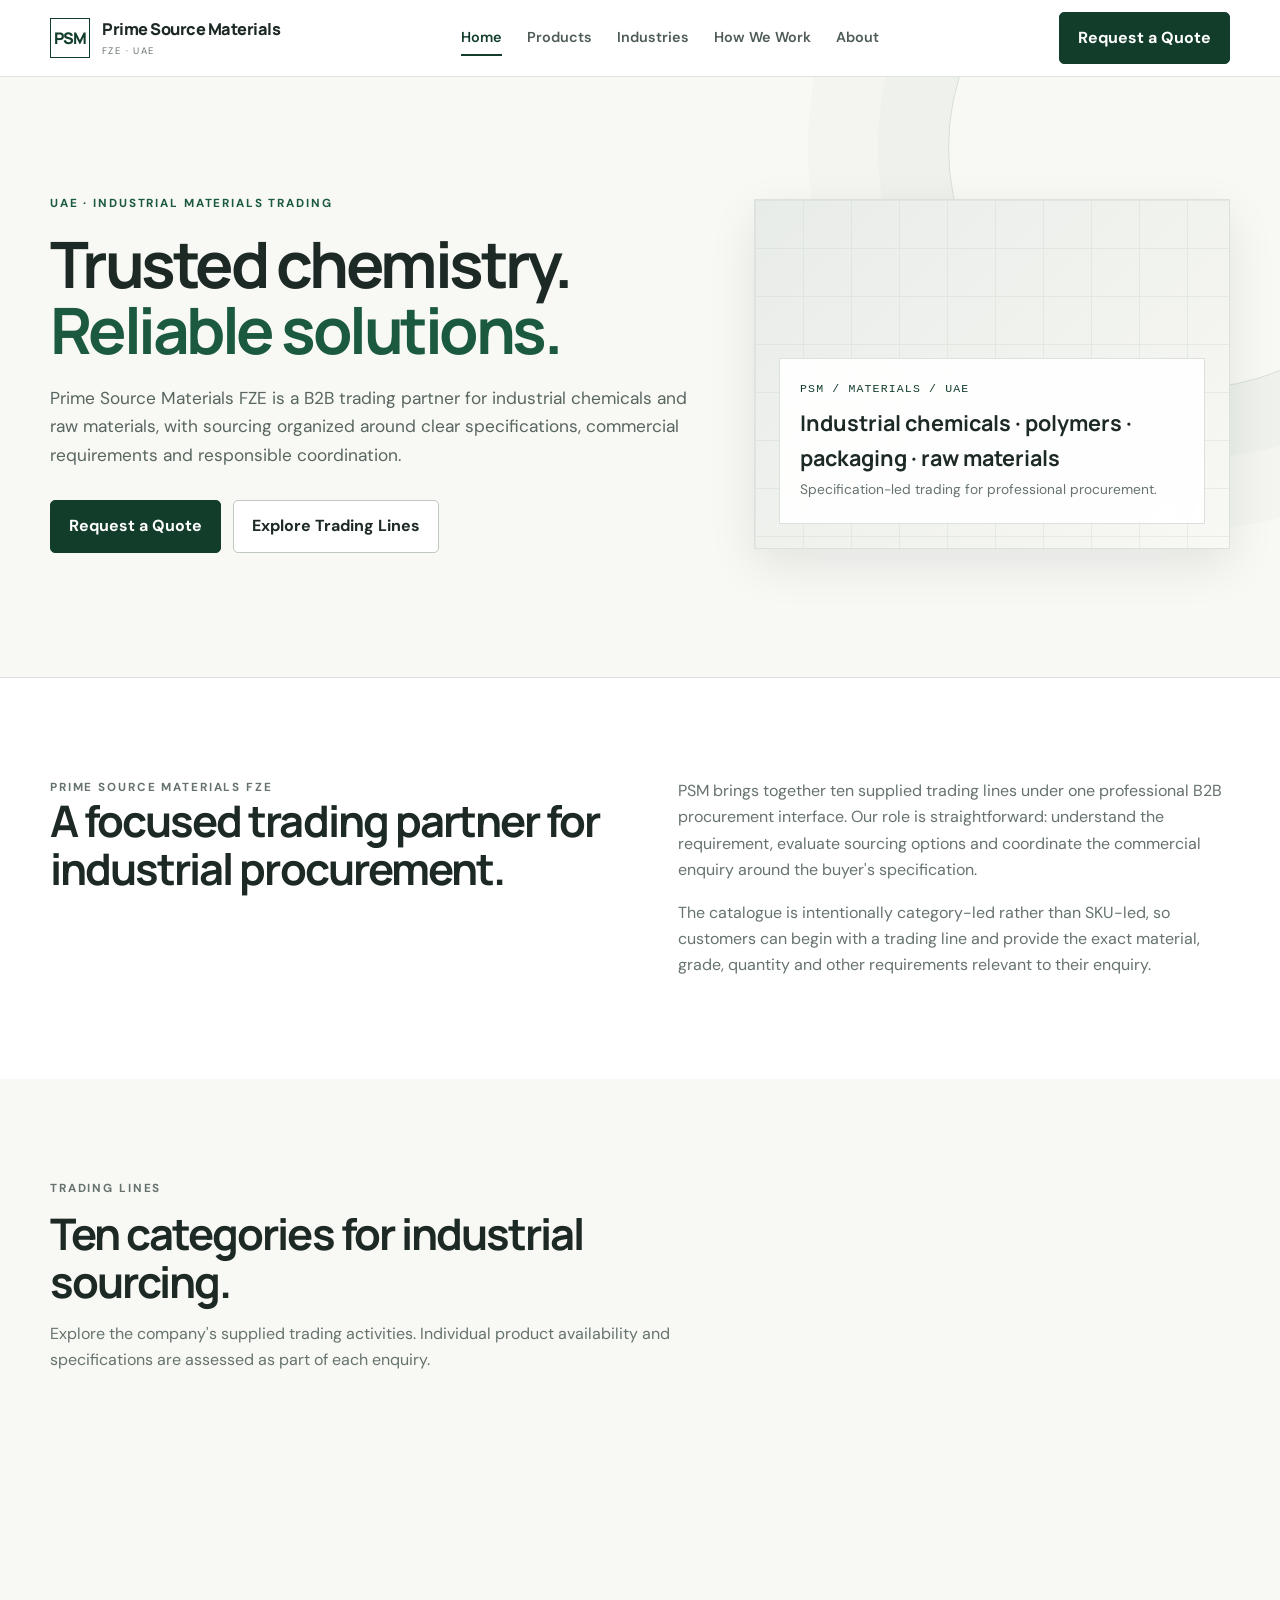
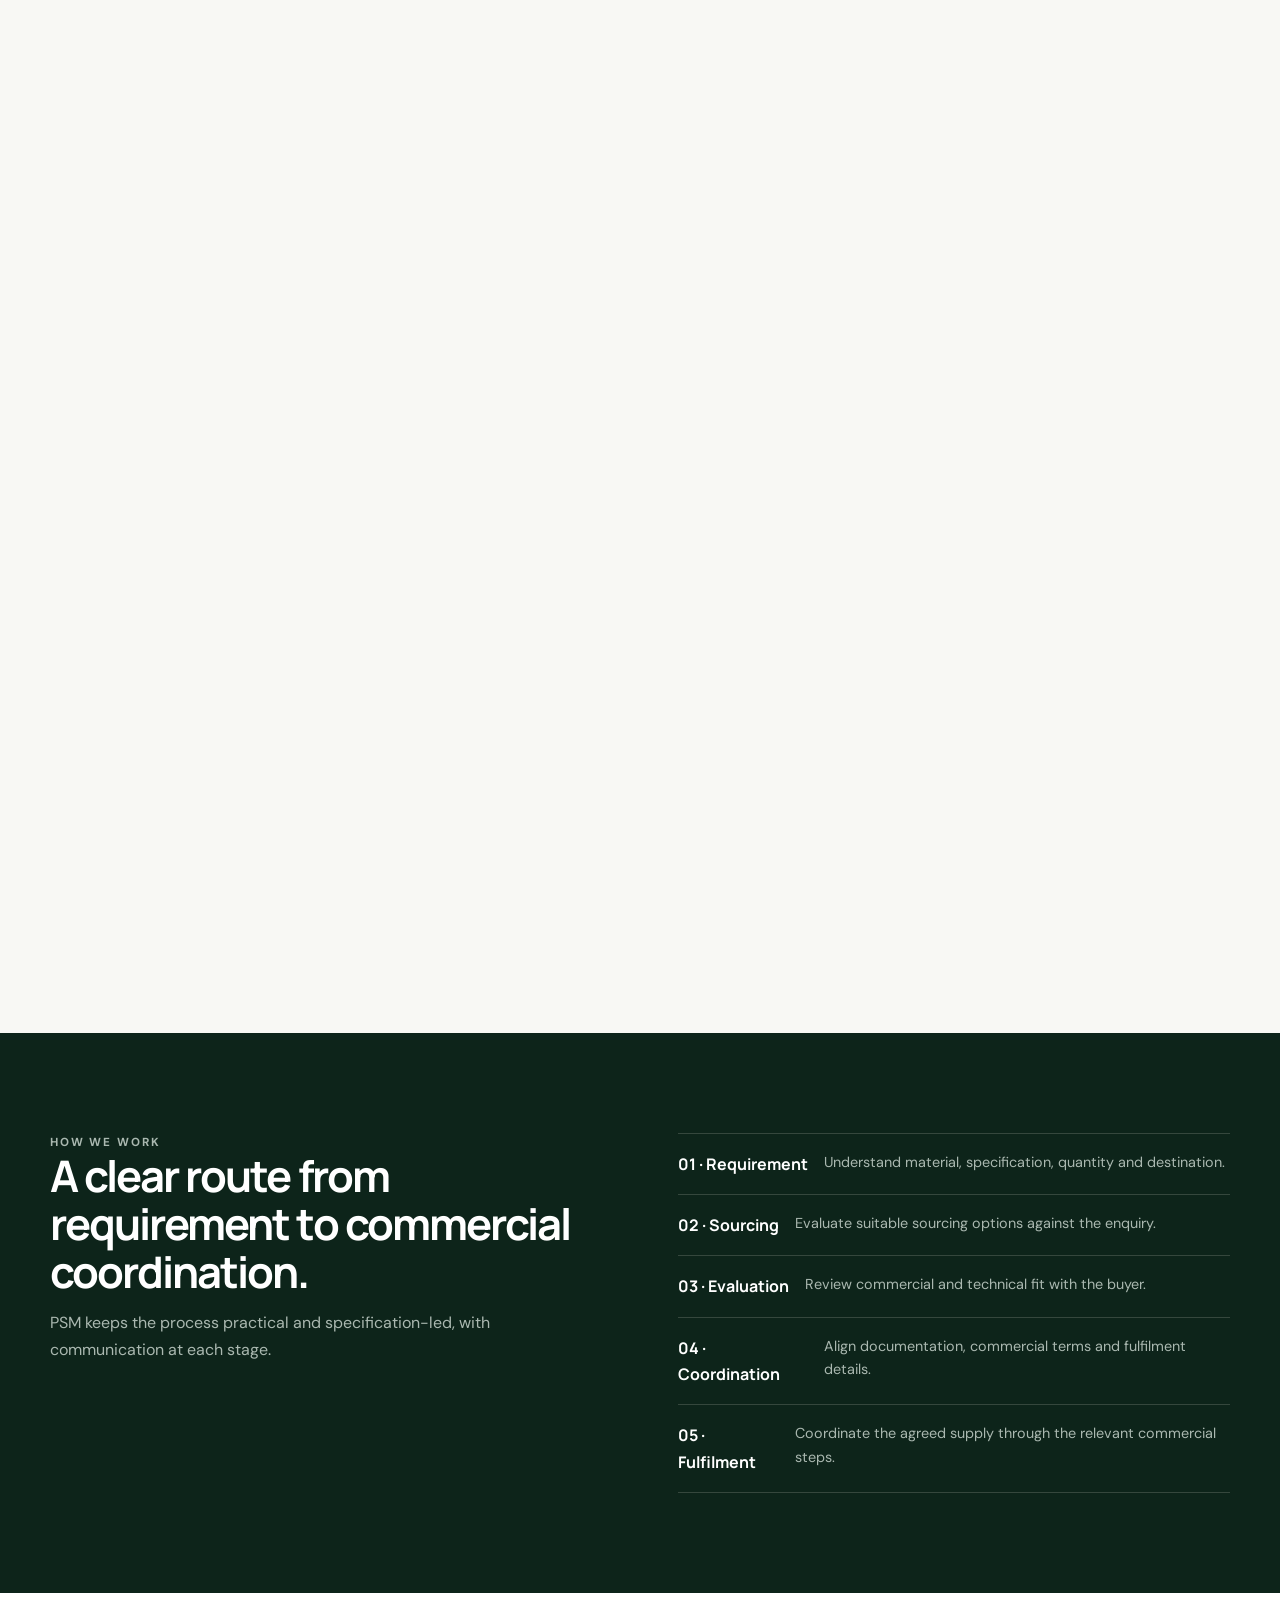
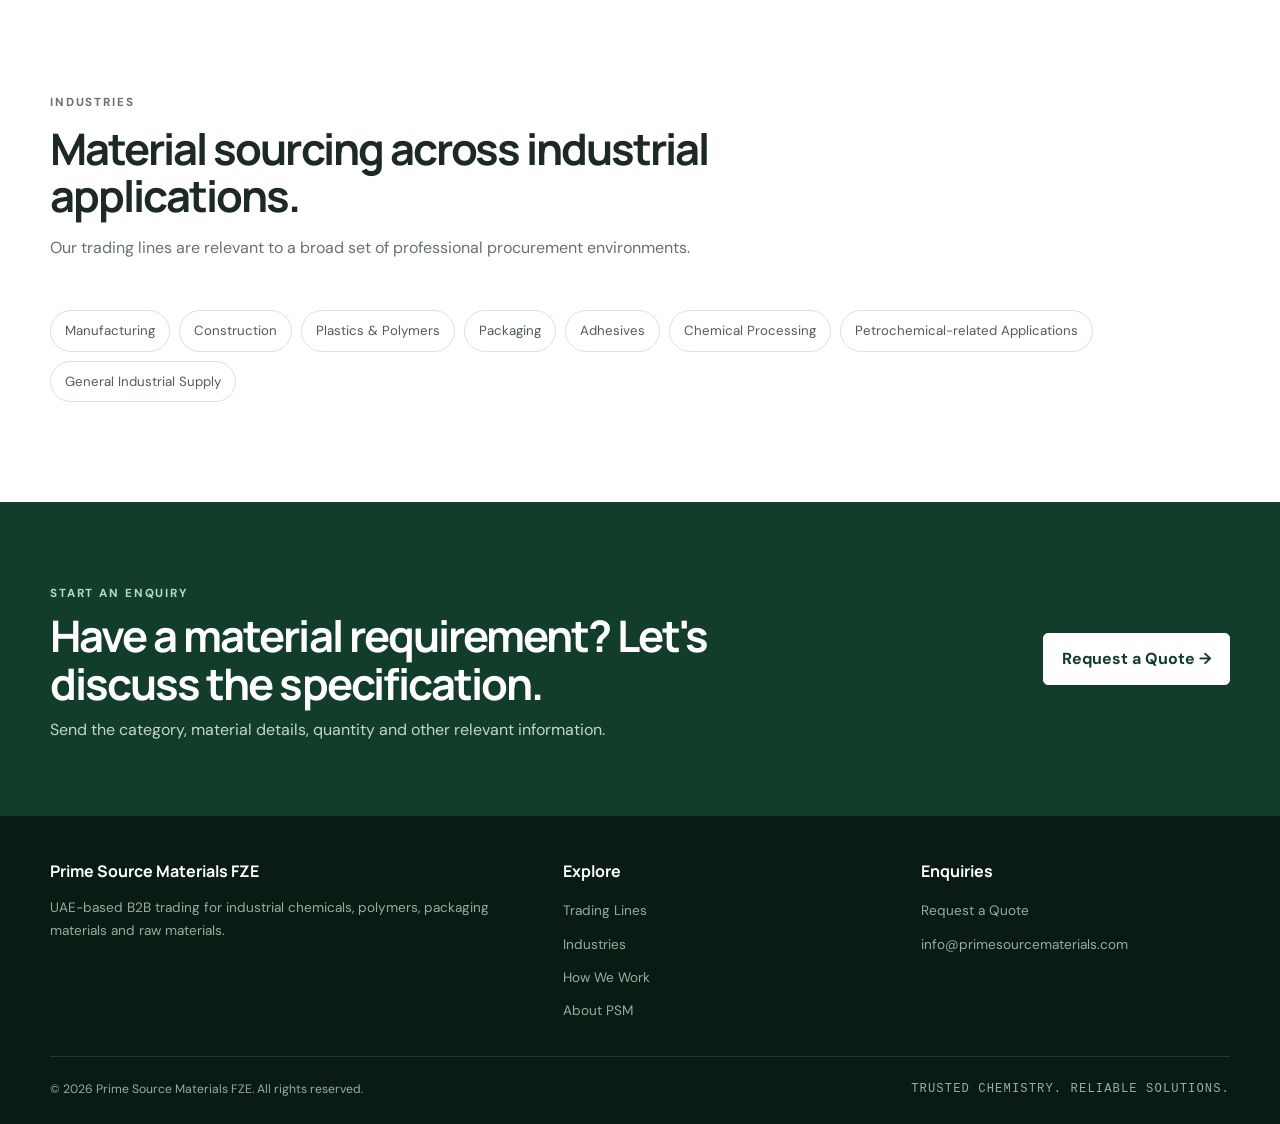
<file: index.html>
<!doctype html>
<html lang="en">
<head>
<meta charset="utf-8"><meta name="viewport" content="width=device-width,initial-scale=1">
<title>Prime Source Materials FZE | Trusted Chemistry. Reliable Solutions.</title><meta name="description" content="UAE-based B2B trading for industrial chemicals, polymers, packaging materials and raw materials.">
<link rel="stylesheet" href="style1.css">
</head>
<body>
<header class="site-header">
  <div class="wrap navbar">
    <a class="brand" href="index.html" aria-label="Prime Source Materials FZE home">
      <span class="logo-mark">PSM</span>
      <span><span class="brand-name">Prime Source Materials</span><span class="brand-sub">FZE · UAE</span></span>
    </a>
    <button class="menu-toggle" aria-label="Open navigation" aria-expanded="false">☰</button>
    <nav class="site-nav" aria-label="Main navigation">
      <ul>
        <li><a data-page="index.html" href="index.html">Home</a></li>
        <li><a data-page="products.html" href="products.html">Products</a></li>
        <li><a data-page="industries.html" href="industries.html">Industries</a></li>
        <li><a data-page="process.html" href="process.html">How We Work</a></li>
        <li><a data-page="about.html" href="about.html">About</a></li>
      </ul>
    </nav>
    <a class="nav-cta" href="quote.html">Request a Quote</a>
  </div>
</header>
<main><section class="hero">
  <div class="wrap hero-inner">
    <div>
      <p class="kicker">UAE · Industrial Materials Trading</p>
      <h1>Trusted chemistry.<br><span>Reliable solutions.</span></h1>
      <p class="hero-lead">Prime Source Materials FZE is a B2B trading partner for industrial chemicals and raw materials, with sourcing organized around clear specifications, commercial requirements and responsible coordination.</p>
      <div class="hero-actions"><a class="btn-primary" href="quote.html">Request a Quote</a><a class="btn-secondary" href="products.html">Explore Trading Lines</a></div>
    </div>
    <div class="hero-visual" aria-label="Industrial materials visual panel">
      <div class="visual-grid"></div>
      <div class="visual-panel"><div class="hero-code">PSM / MATERIALS / UAE</div><strong>Industrial chemicals · polymers · packaging · raw materials</strong><span>Specification-led trading for professional procurement.</span></div>
    </div>
  </div>
</section>
<section class="section">
  <div class="wrap split">
    <div><p class="eyebrow">Prime Source Materials FZE</p><h2>A focused trading partner for industrial procurement.</h2></div>
    <div><p>PSM brings together ten supplied trading lines under one professional B2B procurement interface. Our role is straightforward: understand the requirement, evaluate sourcing options and coordinate the commercial enquiry around the buyer's specification.</p><p style="margin-top:16px">The catalogue is intentionally category-led rather than SKU-led, so customers can begin with a trading line and provide the exact material, grade, quantity and other requirements relevant to their enquiry.</p></div>
  </div>
</section>
<section class="section section-soft">
  <div class="wrap"><div class="section-head"><p class="eyebrow">Trading lines</p><h2>Ten categories for industrial sourcing.</h2><p>Explore the company's supplied trading activities. Individual product availability and specifications are assessed as part of each enquiry.</p></div>
  <div class="category-grid" id="category-grid"></div></div>
</section>
<section class="section section-dark">
  <div class="wrap split">
    <div><p class="eyebrow">How we work</p><h2>A clear route from requirement to commercial coordination.</h2><p>PSM keeps the process practical and specification-led, with communication at each stage.</p></div>
    <ol class="feature-list">
      <li><b>01 · Requirement</b><span>Understand material, specification, quantity and destination.</span></li>
      <li><b>02 · Sourcing</b><span>Evaluate suitable sourcing options against the enquiry.</span></li>
      <li><b>03 · Evaluation</b><span>Review commercial and technical fit with the buyer.</span></li>
      <li><b>04 · Coordination</b><span>Align documentation, commercial terms and fulfilment details.</span></li>
      <li><b>05 · Fulfilment</b><span>Coordinate the agreed supply through the relevant commercial steps.</span></li>
    </ol>
  </div>
</section>
<section class="section">
  <div class="wrap"><div class="section-head"><p class="eyebrow">Industries</p><h2>Material sourcing across industrial applications.</h2><p>Our trading lines are relevant to a broad set of professional procurement environments.</p></div>
  <div class="pill-grid"><span class="pill">Manufacturing</span><span class="pill">Construction</span><span class="pill">Plastics & Polymers</span><span class="pill">Packaging</span><span class="pill">Adhesives</span><span class="pill">Chemical Processing</span><span class="pill">Petrochemical-related Applications</span><span class="pill">General Industrial Supply</span></div></div>
</section>
<section class="cta"><div class="wrap cta-inner"><div><p class="eyebrow" style="color:#b8d8c8">Start an enquiry</p><h2>Have a material requirement? Let's discuss the specification.</h2><p>Send the category, material details, quantity and other relevant information.</p></div><a class="btn-primary" href="quote.html">Request a Quote →</a></div></section></main>
<footer class="footer">
  <div class="wrap">
    <div class="footer-grid">
      <div><h3>Prime Source Materials FZE</h3><p>UAE-based B2B trading for industrial chemicals, polymers, packaging materials and raw materials.</p></div>
      <div><h3>Explore</h3><ul class="footer-links"><li><a href="products.html">Trading Lines</a></li><li><a href="industries.html">Industries</a></li><li><a href="process.html">How We Work</a></li><li><a href="about.html">About PSM</a></li></ul></div>
      <div><h3>Enquiries</h3><ul class="footer-links"><li><a href="quote.html">Request a Quote</a></li><li><a href="mailto:info@primesourcematerials.com">info@primesourcematerials.com</a></li></ul></div>
    </div>
    <div class="footer-bottom"><span>© <span id="year">2026</span> Prime Source Materials FZE. All rights reserved.</span><span class="footer-tag">Trusted Chemistry. Reliable Solutions.</span></div>
  </div>
</footer>
<script src="java.js"></script>
</body></html>
</file>
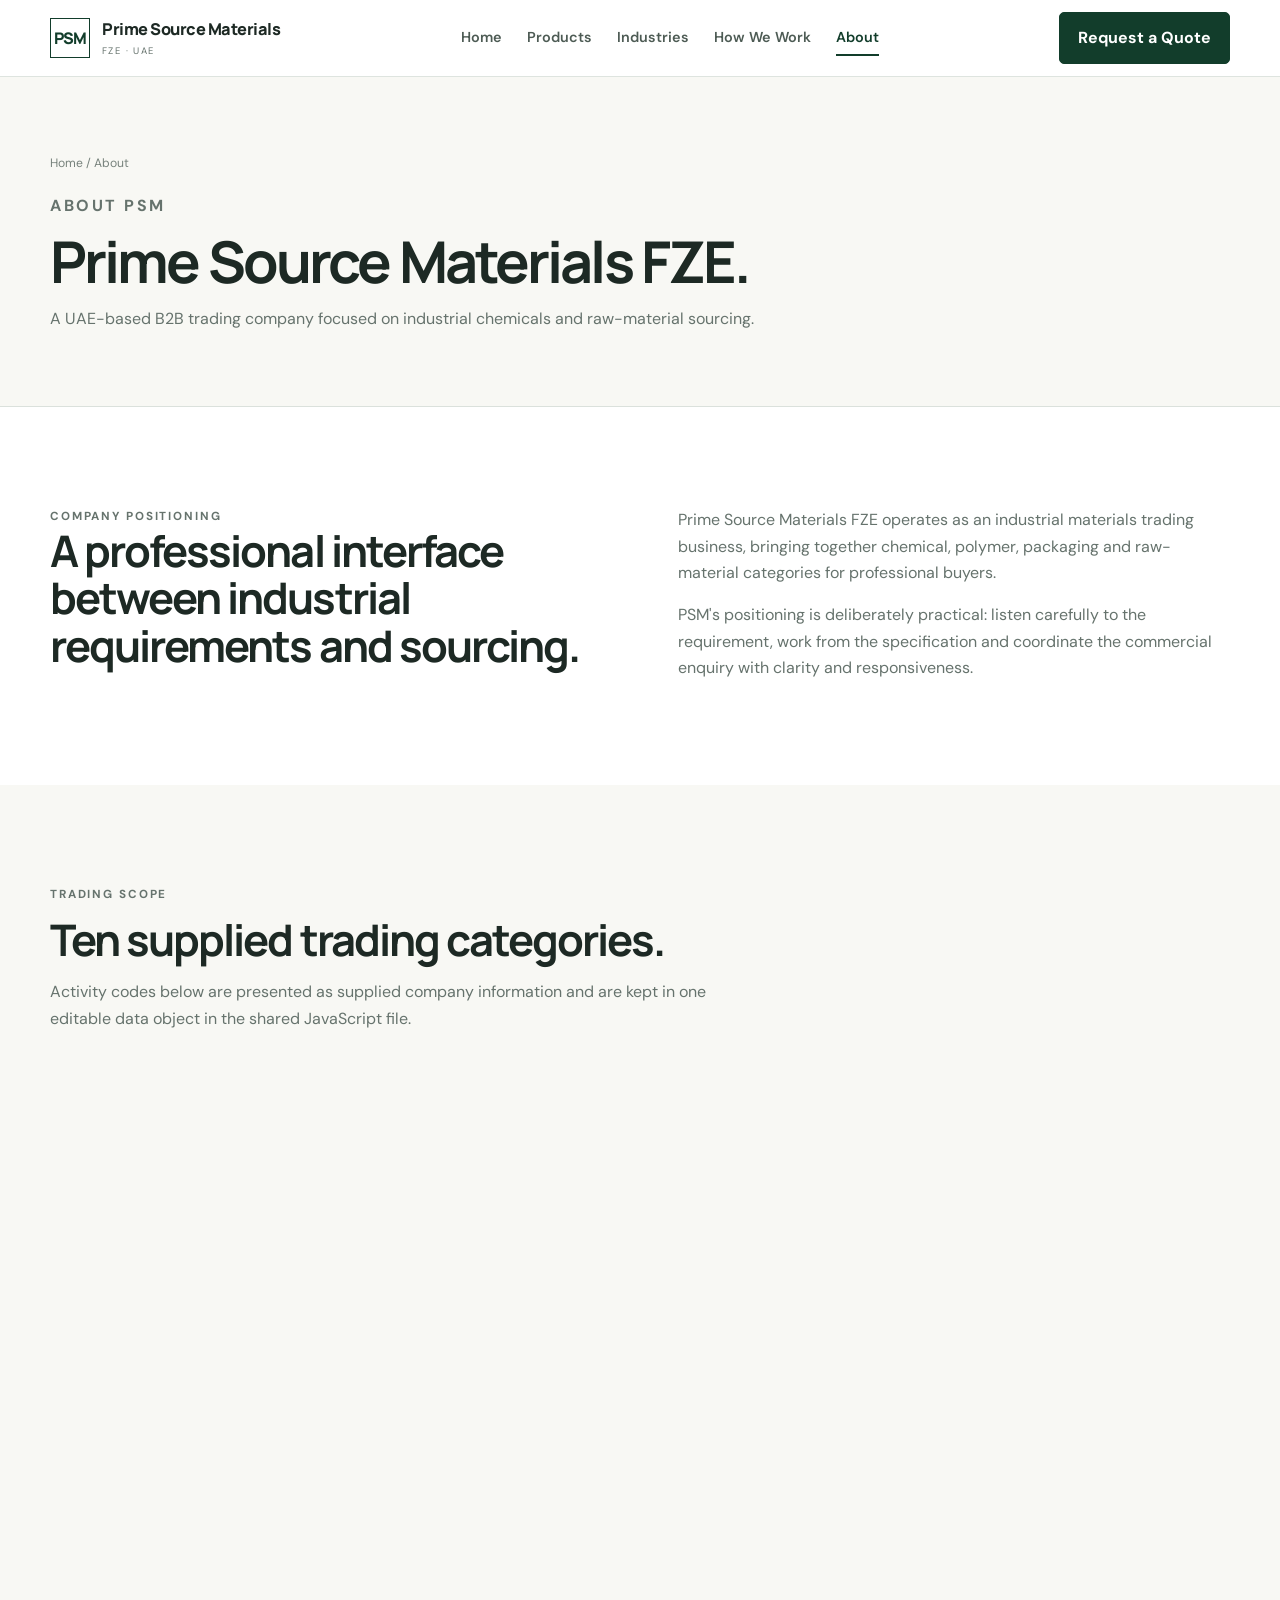
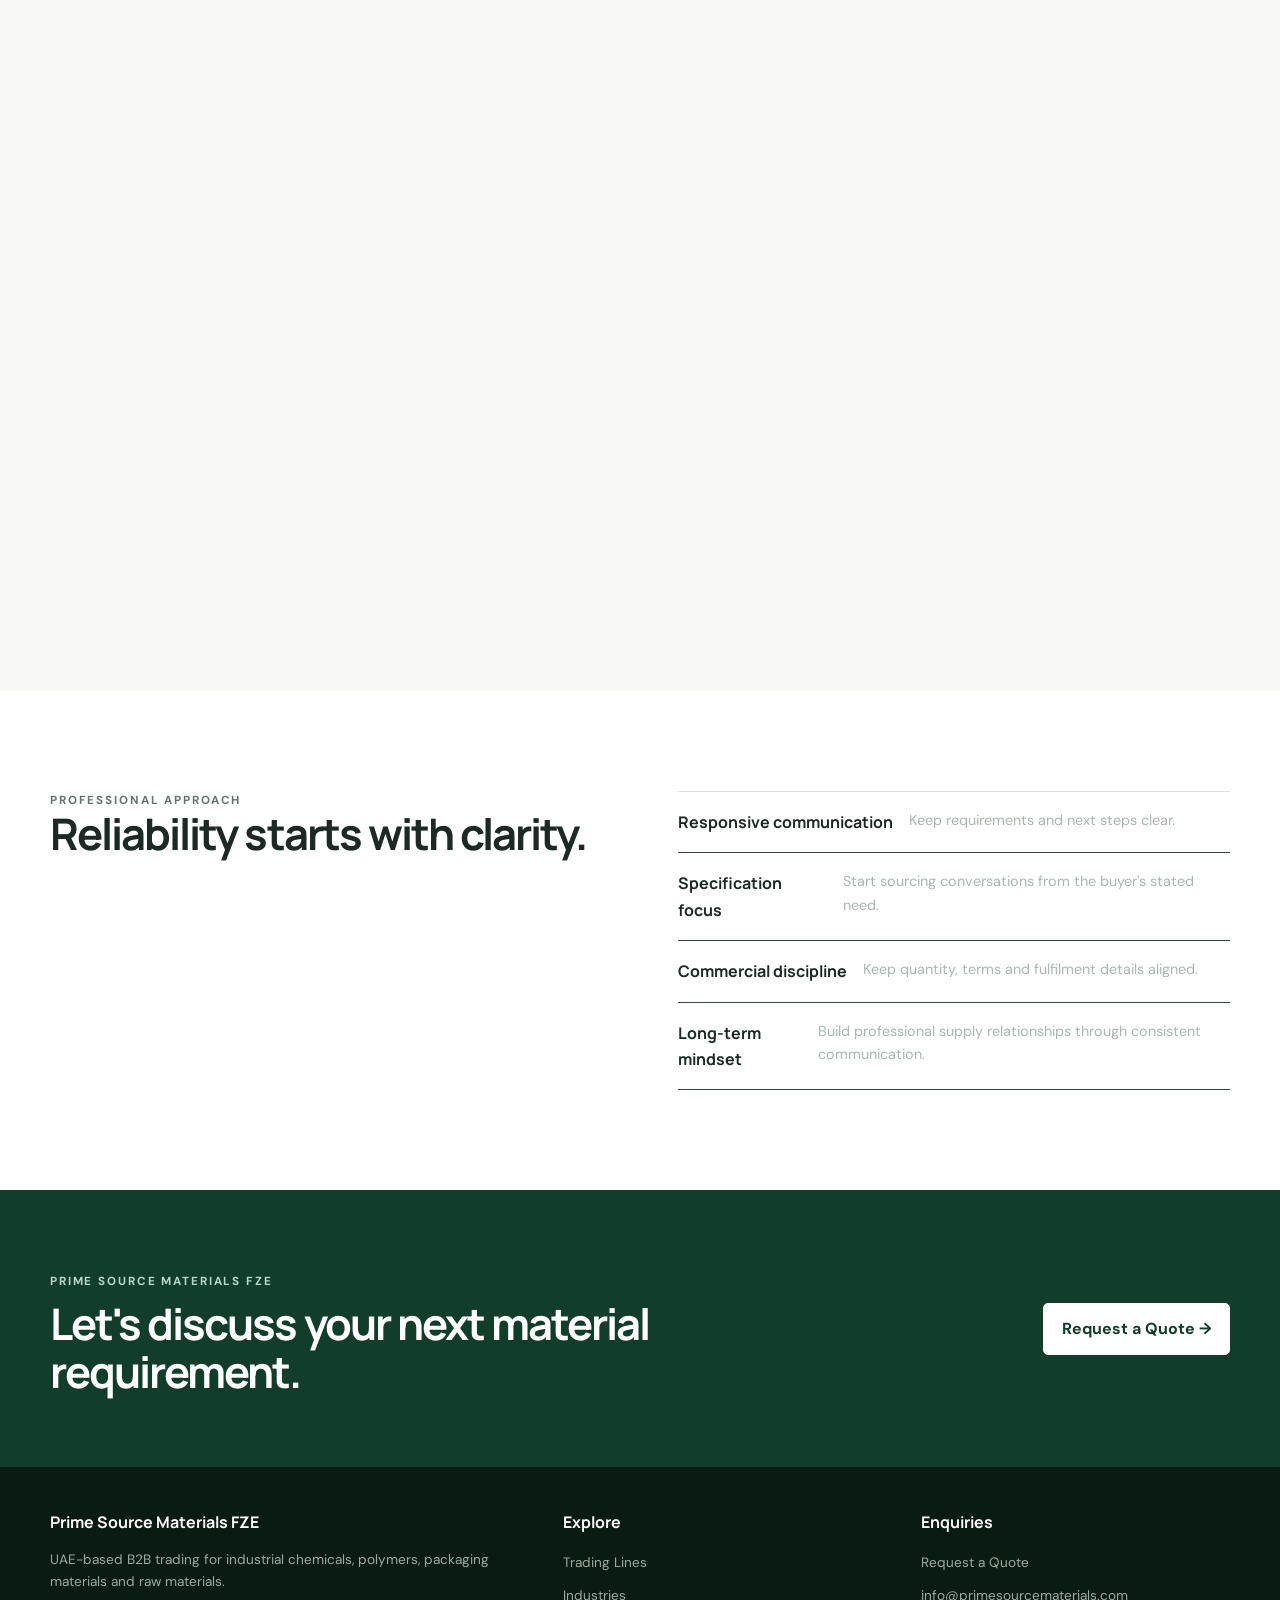
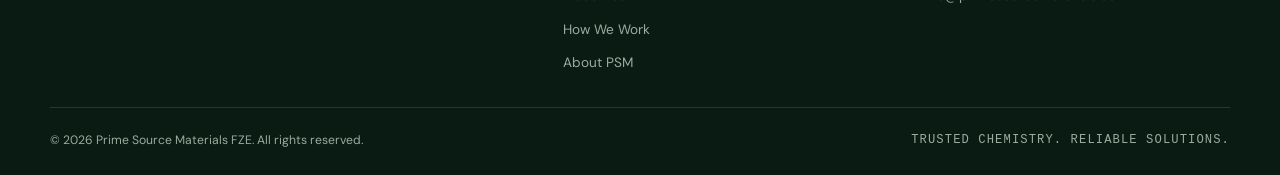
<file: about.html>
<!doctype html>
<html lang="en">
<head>
<meta charset="utf-8"><meta name="viewport" content="width=device-width,initial-scale=1">
<title>About | Prime Source Materials FZE</title><meta name="description" content="About Prime Source Materials FZE, a UAE-based B2B industrial materials trading company.">
<link rel="stylesheet" href="style1.css">
</head>
<body>
<header class="site-header">
  <div class="wrap navbar">
    <a class="brand" href="index.html" aria-label="Prime Source Materials FZE home">
      <span class="logo-mark">PSM</span>
      <span><span class="brand-name">Prime Source Materials</span><span class="brand-sub">FZE · UAE</span></span>
    </a>
    <button class="menu-toggle" aria-label="Open navigation" aria-expanded="false">☰</button>
    <nav class="site-nav" aria-label="Main navigation">
      <ul>
        <li><a data-page="index.html" href="index.html">Home</a></li>
        <li><a data-page="products.html" href="products.html">Products</a></li>
        <li><a data-page="industries.html" href="industries.html">Industries</a></li>
        <li><a data-page="process.html" href="process.html">How We Work</a></li>
        <li><a data-page="about.html" href="about.html">About</a></li>
      </ul>
    </nav>
    <a class="nav-cta" href="quote.html">Request a Quote</a>
  </div>
</header>
<main><section class="page-hero"><div class="wrap"><div class="breadcrumb"><a href="index.html">Home</a> / About</div><p class="eyebrow">About PSM</p><h1>Prime Source Materials FZE.</h1><p>A UAE-based B2B trading company focused on industrial chemicals and raw-material sourcing.</p></div></section>
<section class="section"><div class="wrap split"><div><p class="eyebrow">Company positioning</p><h2>A professional interface between industrial requirements and sourcing.</h2></div><div><p>Prime Source Materials FZE operates as an industrial materials trading business, bringing together chemical, polymer, packaging and raw-material categories for professional buyers.</p><p style="margin-top:16px">PSM's positioning is deliberately practical: listen carefully to the requirement, work from the specification and coordinate the commercial enquiry with clarity and responsiveness.</p></div></div></section>
<section class="section section-soft"><div class="wrap"><div class="section-head"><p class="eyebrow">Trading scope</p><h2>Ten supplied trading categories.</h2><p>Activity codes below are presented as supplied company information and are kept in one editable data object in the shared JavaScript file.</p></div><div class="category-grid" id="category-grid"></div></div></section>
<section class="section"><div class="wrap split"><div><p class="eyebrow">Professional approach</p><h2>Reliability starts with clarity.</h2></div><div><ul class="feature-list" style="border-color:var(--line)"><li><b>Responsive communication</b><span>Keep requirements and next steps clear.</span></li><li><b>Specification focus</b><span>Start sourcing conversations from the buyer's stated need.</span></li><li><b>Commercial discipline</b><span>Keep quantity, terms and fulfilment details aligned.</span></li><li><b>Long-term mindset</b><span>Build professional supply relationships through consistent communication.</span></li></ul></div></div></section>
<section class="cta"><div class="wrap cta-inner"><div><p class="eyebrow" style="color:#b8d8c8">Prime Source Materials FZE</p><h2>Let's discuss your next material requirement.</h2></div><a class="btn-primary" href="quote.html">Request a Quote →</a></div></section></main>
<footer class="footer">
  <div class="wrap">
    <div class="footer-grid">
      <div><h3>Prime Source Materials FZE</h3><p>UAE-based B2B trading for industrial chemicals, polymers, packaging materials and raw materials.</p></div>
      <div><h3>Explore</h3><ul class="footer-links"><li><a href="products.html">Trading Lines</a></li><li><a href="industries.html">Industries</a></li><li><a href="process.html">How We Work</a></li><li><a href="about.html">About PSM</a></li></ul></div>
      <div><h3>Enquiries</h3><ul class="footer-links"><li><a href="quote.html">Request a Quote</a></li><li><a href="mailto:info@primesourcematerials.com">info@primesourcematerials.com</a></li></ul></div>
    </div>
    <div class="footer-bottom"><span>© <span id="year">2026</span> Prime Source Materials FZE. All rights reserved.</span><span class="footer-tag">Trusted Chemistry. Reliable Solutions.</span></div>
  </div>
</footer>
<script src="java.js"></script>
</body></html>
</file>
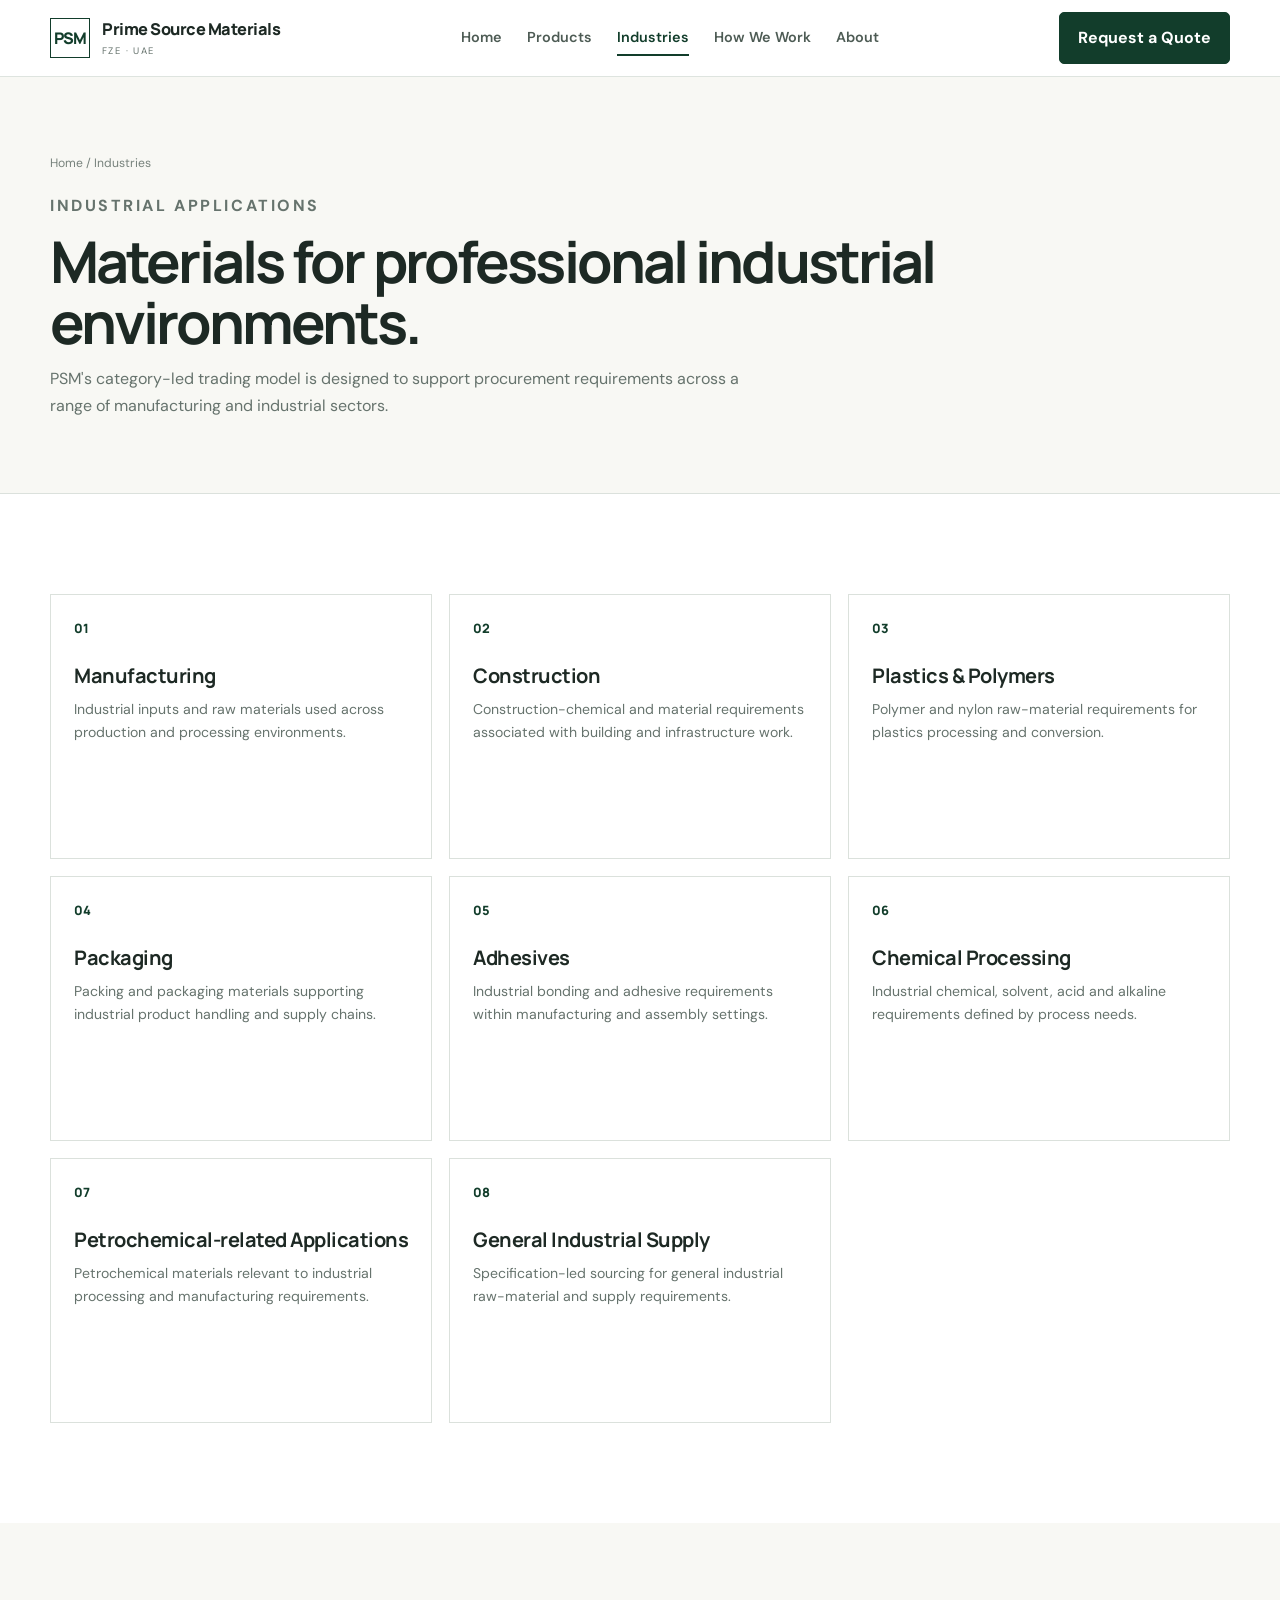
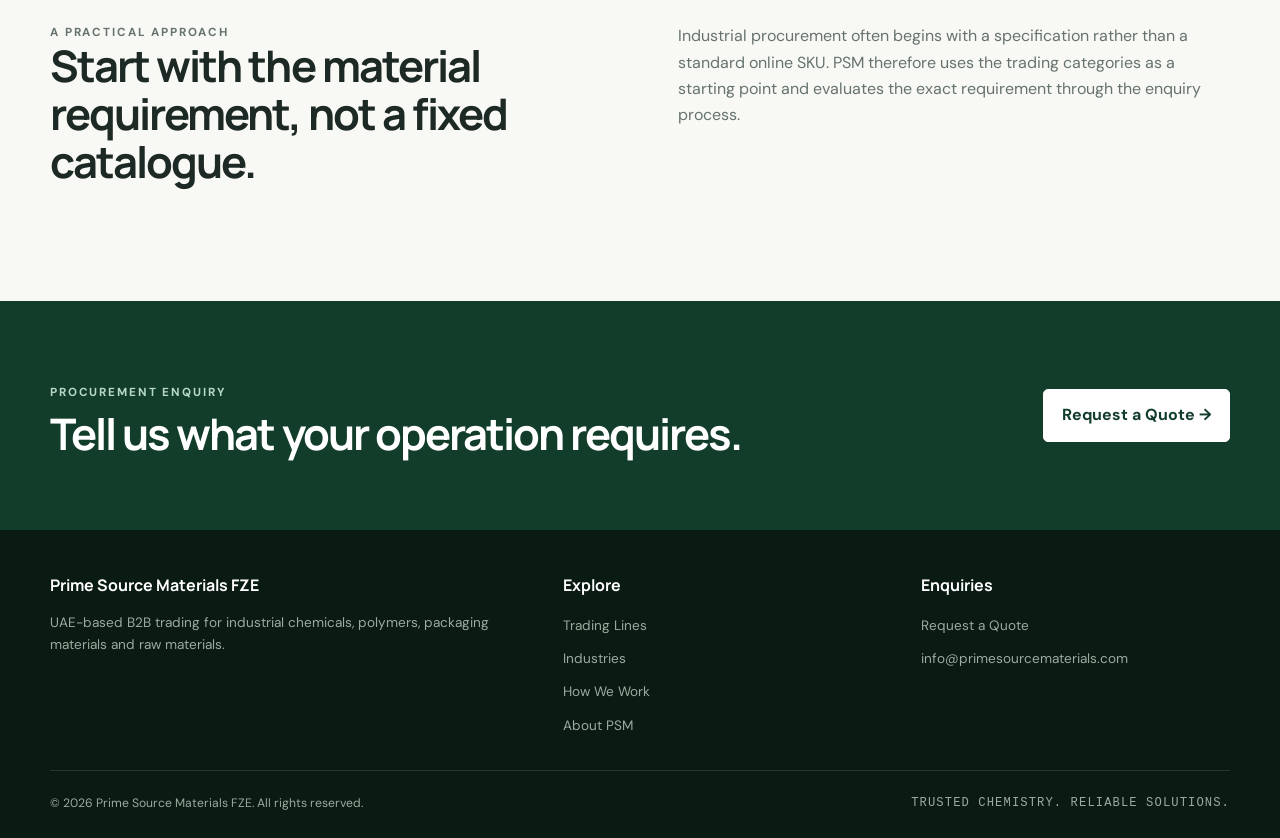
<file: industries.html>
<!doctype html>
<html lang="en">
<head>
<meta charset="utf-8"><meta name="viewport" content="width=device-width,initial-scale=1">
<title>Industries | Prime Source Materials FZE</title><meta name="description" content="Industrial sectors relevant to Prime Source Materials FZE trading categories.">
<link rel="stylesheet" href="style1.css">
</head>
<body>
<header class="site-header">
  <div class="wrap navbar">
    <a class="brand" href="index.html" aria-label="Prime Source Materials FZE home">
      <span class="logo-mark">PSM</span>
      <span><span class="brand-name">Prime Source Materials</span><span class="brand-sub">FZE · UAE</span></span>
    </a>
    <button class="menu-toggle" aria-label="Open navigation" aria-expanded="false">☰</button>
    <nav class="site-nav" aria-label="Main navigation">
      <ul>
        <li><a data-page="index.html" href="index.html">Home</a></li>
        <li><a data-page="products.html" href="products.html">Products</a></li>
        <li><a data-page="industries.html" href="industries.html">Industries</a></li>
        <li><a data-page="process.html" href="process.html">How We Work</a></li>
        <li><a data-page="about.html" href="about.html">About</a></li>
      </ul>
    </nav>
    <a class="nav-cta" href="quote.html">Request a Quote</a>
  </div>
</header>
<main><section class="page-hero"><div class="wrap"><div class="breadcrumb"><a href="index.html">Home</a> / Industries</div><p class="eyebrow">Industrial applications</p><h1>Materials for professional industrial environments.</h1><p>PSM's category-led trading model is designed to support procurement requirements across a range of manufacturing and industrial sectors.</p></div></section>
<section class="section"><div class="wrap category-grid">
  <article class="category-card"><div class="card-top"><span class="index-mark">01</span></div><h3>Manufacturing</h3><p>Industrial inputs and raw materials used across production and processing environments.</p></article>
  <article class="category-card"><div class="card-top"><span class="index-mark">02</span></div><h3>Construction</h3><p>Construction-chemical and material requirements associated with building and infrastructure work.</p></article>
  <article class="category-card"><div class="card-top"><span class="index-mark">03</span></div><h3>Plastics & Polymers</h3><p>Polymer and nylon raw-material requirements for plastics processing and conversion.</p></article>
  <article class="category-card"><div class="card-top"><span class="index-mark">04</span></div><h3>Packaging</h3><p>Packing and packaging materials supporting industrial product handling and supply chains.</p></article>
  <article class="category-card"><div class="card-top"><span class="index-mark">05</span></div><h3>Adhesives</h3><p>Industrial bonding and adhesive requirements within manufacturing and assembly settings.</p></article>
  <article class="category-card"><div class="card-top"><span class="index-mark">06</span></div><h3>Chemical Processing</h3><p>Industrial chemical, solvent, acid and alkaline requirements defined by process needs.</p></article>
  <article class="category-card"><div class="card-top"><span class="index-mark">07</span></div><h3>Petrochemical-related Applications</h3><p>Petrochemical materials relevant to industrial processing and manufacturing requirements.</p></article>
  <article class="category-card"><div class="card-top"><span class="index-mark">08</span></div><h3>General Industrial Supply</h3><p>Specification-led sourcing for general industrial raw-material and supply requirements.</p></article>
</div></section>
<section class="section section-soft"><div class="wrap split"><div><p class="eyebrow">A practical approach</p><h2>Start with the material requirement, not a fixed catalogue.</h2></div><div><p>Industrial procurement often begins with a specification rather than a standard online SKU. PSM therefore uses the trading categories as a starting point and evaluates the exact requirement through the enquiry process.</p></div></div></section>
<section class="cta"><div class="wrap cta-inner"><div><p class="eyebrow" style="color:#b8d8c8">Procurement enquiry</p><h2>Tell us what your operation requires.</h2></div><a class="btn-primary" href="quote.html">Request a Quote →</a></div></section></main>
<footer class="footer">
  <div class="wrap">
    <div class="footer-grid">
      <div><h3>Prime Source Materials FZE</h3><p>UAE-based B2B trading for industrial chemicals, polymers, packaging materials and raw materials.</p></div>
      <div><h3>Explore</h3><ul class="footer-links"><li><a href="products.html">Trading Lines</a></li><li><a href="industries.html">Industries</a></li><li><a href="process.html">How We Work</a></li><li><a href="about.html">About PSM</a></li></ul></div>
      <div><h3>Enquiries</h3><ul class="footer-links"><li><a href="quote.html">Request a Quote</a></li><li><a href="mailto:info@primesourcematerials.com">info@primesourcematerials.com</a></li></ul></div>
    </div>
    <div class="footer-bottom"><span>© <span id="year">2026</span> Prime Source Materials FZE. All rights reserved.</span><span class="footer-tag">Trusted Chemistry. Reliable Solutions.</span></div>
  </div>
</footer>
<script src="java.js"></script>
</body></html>
</file>
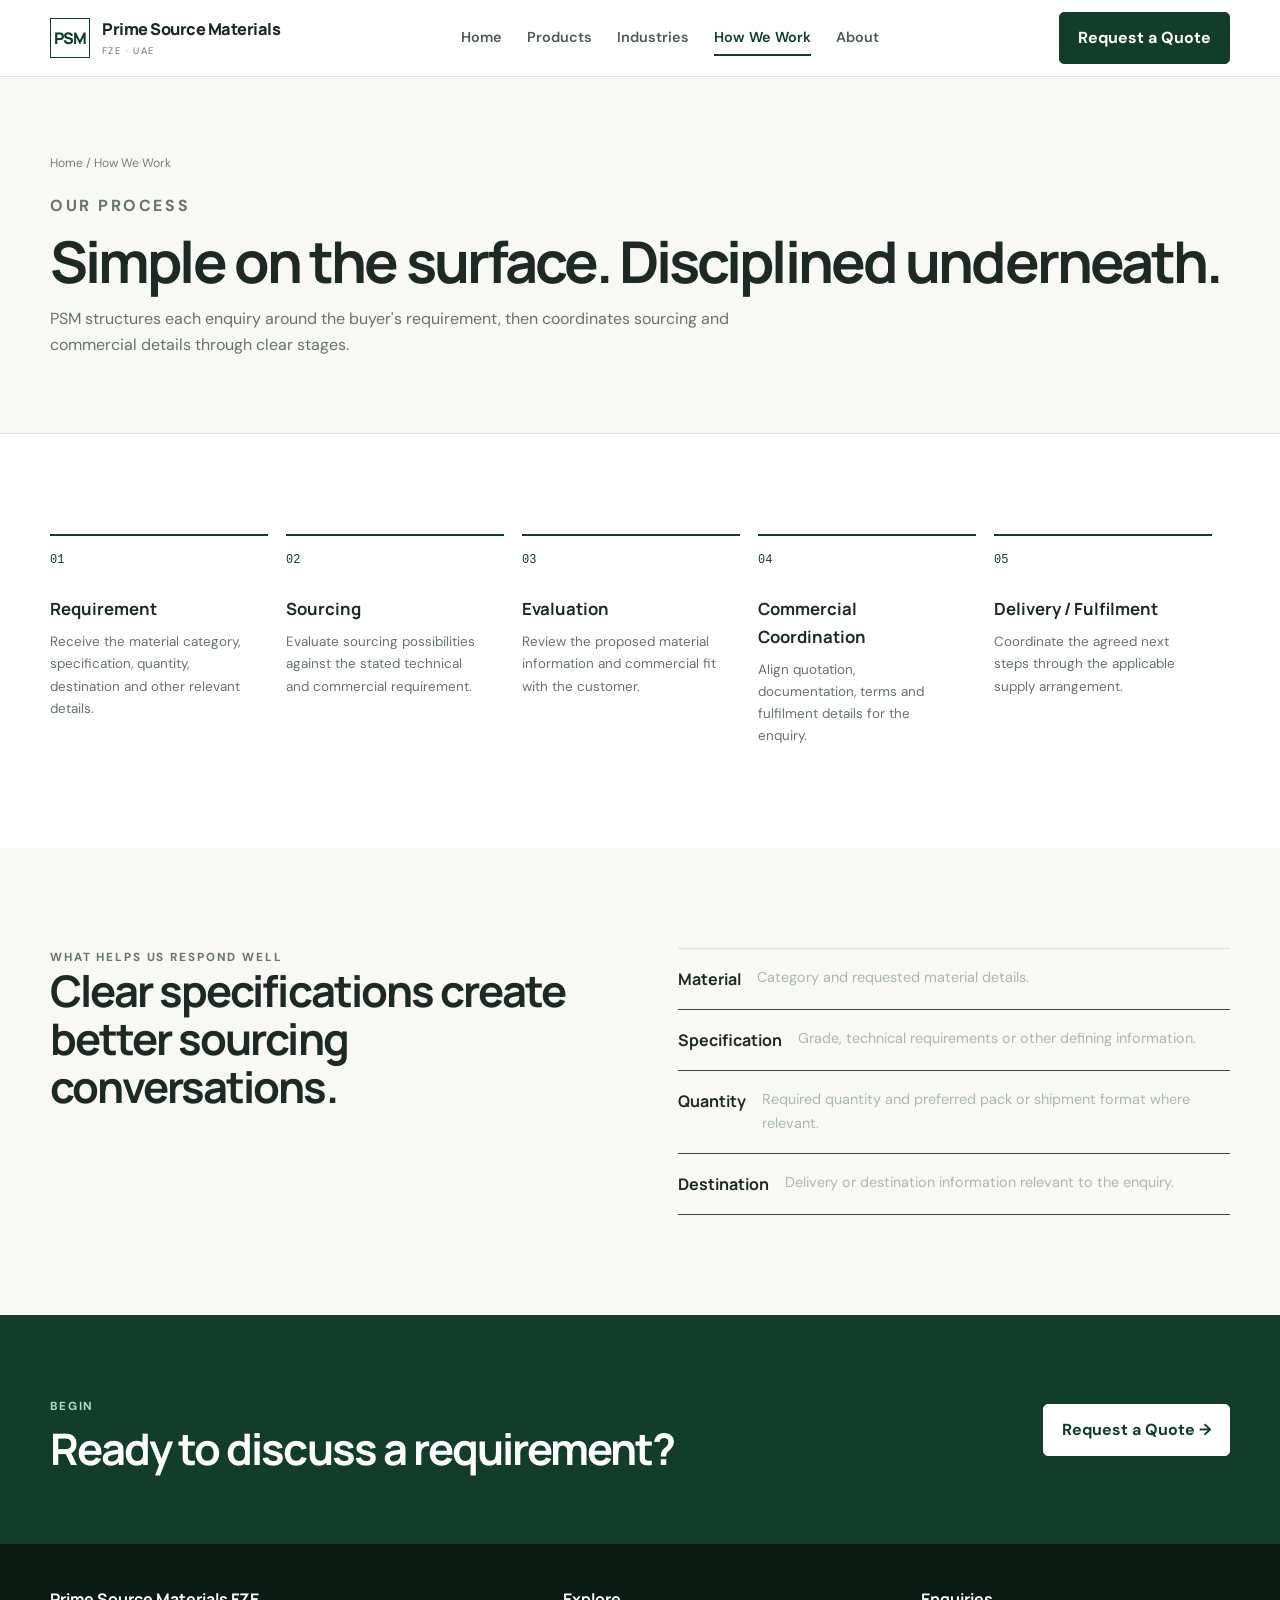
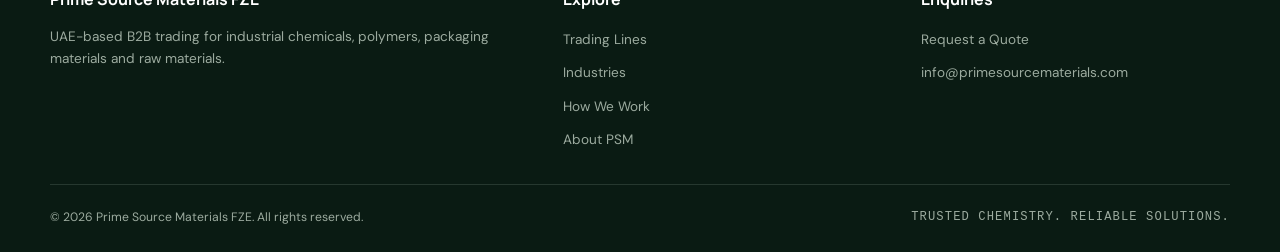
<file: process.html>
<!doctype html>
<html lang="en">
<head>
<meta charset="utf-8"><meta name="viewport" content="width=device-width,initial-scale=1">
<title>How We Work | Prime Source Materials FZE</title><meta name="description" content="The PSM sourcing and commercial coordination process.">
<link rel="stylesheet" href="style1.css">
</head>
<body>
<header class="site-header">
  <div class="wrap navbar">
    <a class="brand" href="index.html" aria-label="Prime Source Materials FZE home">
      <span class="logo-mark">PSM</span>
      <span><span class="brand-name">Prime Source Materials</span><span class="brand-sub">FZE · UAE</span></span>
    </a>
    <button class="menu-toggle" aria-label="Open navigation" aria-expanded="false">☰</button>
    <nav class="site-nav" aria-label="Main navigation">
      <ul>
        <li><a data-page="index.html" href="index.html">Home</a></li>
        <li><a data-page="products.html" href="products.html">Products</a></li>
        <li><a data-page="industries.html" href="industries.html">Industries</a></li>
        <li><a data-page="process.html" href="process.html">How We Work</a></li>
        <li><a data-page="about.html" href="about.html">About</a></li>
      </ul>
    </nav>
    <a class="nav-cta" href="quote.html">Request a Quote</a>
  </div>
</header>
<main><section class="page-hero"><div class="wrap"><div class="breadcrumb"><a href="index.html">Home</a> / How We Work</div><p class="eyebrow">Our process</p><h1>Simple on the surface. Disciplined underneath.</h1><p>PSM structures each enquiry around the buyer's requirement, then coordinates sourcing and commercial details through clear stages.</p></div></section>
<section class="section"><div class="wrap"><div class="process-grid">
  <div class="process-step"><span class="num">01</span><h3>Requirement</h3><p>Receive the material category, specification, quantity, destination and other relevant details.</p></div>
  <div class="process-step"><span class="num">02</span><h3>Sourcing</h3><p>Evaluate sourcing possibilities against the stated technical and commercial requirement.</p></div>
  <div class="process-step"><span class="num">03</span><h3>Evaluation</h3><p>Review the proposed material information and commercial fit with the customer.</p></div>
  <div class="process-step"><span class="num">04</span><h3>Commercial Coordination</h3><p>Align quotation, documentation, terms and fulfilment details for the enquiry.</p></div>
  <div class="process-step"><span class="num">05</span><h3>Delivery / Fulfilment</h3><p>Coordinate the agreed next steps through the applicable supply arrangement.</p></div>
</div></div></section>
<section class="section section-soft"><div class="wrap split"><div><p class="eyebrow">What helps us respond well</p><h2>Clear specifications create better sourcing conversations.</h2></div><div><ul class="feature-list" style="border-color:var(--line)"><li><b>Material</b><span>Category and requested material details.</span></li><li><b>Specification</b><span>Grade, technical requirements or other defining information.</span></li><li><b>Quantity</b><span>Required quantity and preferred pack or shipment format where relevant.</span></li><li><b>Destination</b><span>Delivery or destination information relevant to the enquiry.</span></li></ul></div></div></section>
<section class="cta"><div class="wrap cta-inner"><div><p class="eyebrow" style="color:#b8d8c8">Begin</p><h2>Ready to discuss a requirement?</h2></div><a class="btn-primary" href="quote.html">Request a Quote →</a></div></section></main>
<footer class="footer">
  <div class="wrap">
    <div class="footer-grid">
      <div><h3>Prime Source Materials FZE</h3><p>UAE-based B2B trading for industrial chemicals, polymers, packaging materials and raw materials.</p></div>
      <div><h3>Explore</h3><ul class="footer-links"><li><a href="products.html">Trading Lines</a></li><li><a href="industries.html">Industries</a></li><li><a href="process.html">How We Work</a></li><li><a href="about.html">About PSM</a></li></ul></div>
      <div><h3>Enquiries</h3><ul class="footer-links"><li><a href="quote.html">Request a Quote</a></li><li><a href="mailto:info@primesourcematerials.com">info@primesourcematerials.com</a></li></ul></div>
    </div>
    <div class="footer-bottom"><span>© <span id="year">2026</span> Prime Source Materials FZE. All rights reserved.</span><span class="footer-tag">Trusted Chemistry. Reliable Solutions.</span></div>
  </div>
</footer>
<script src="java.js"></script>
</body></html>
</file>
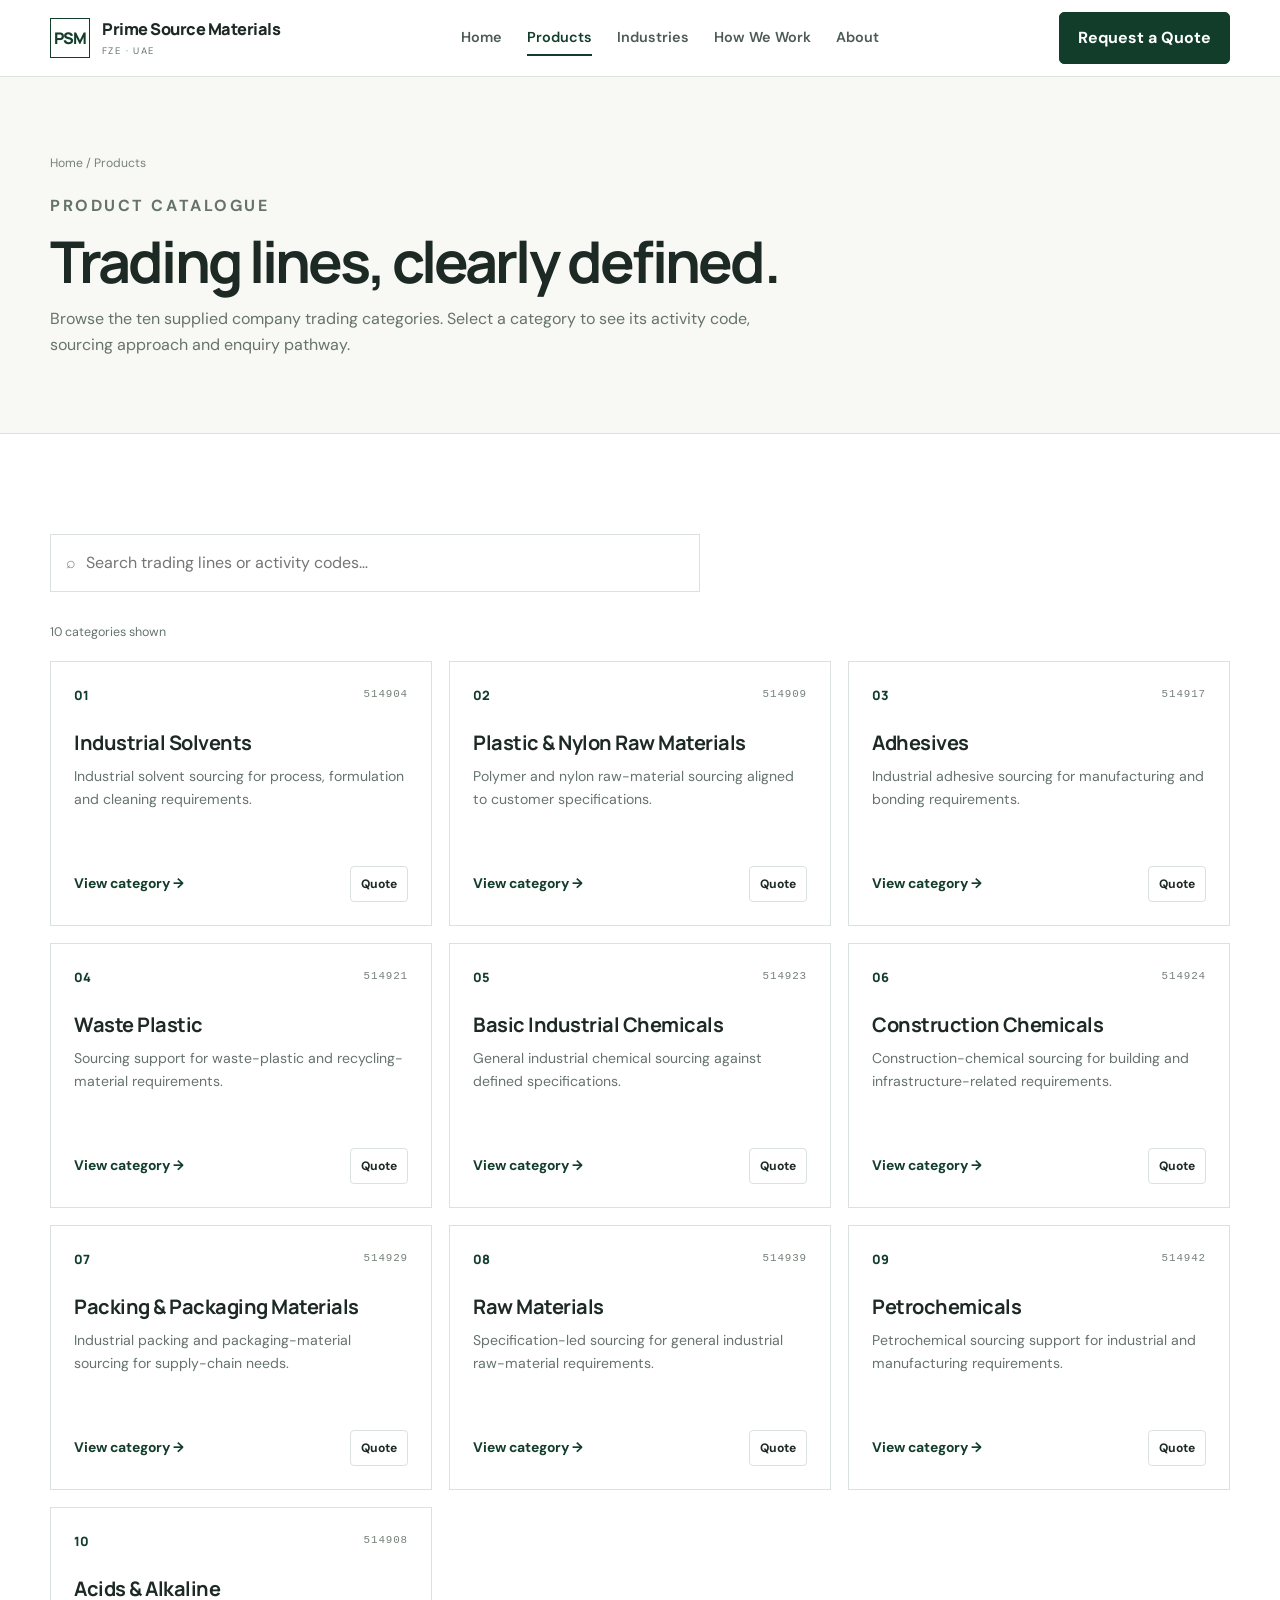
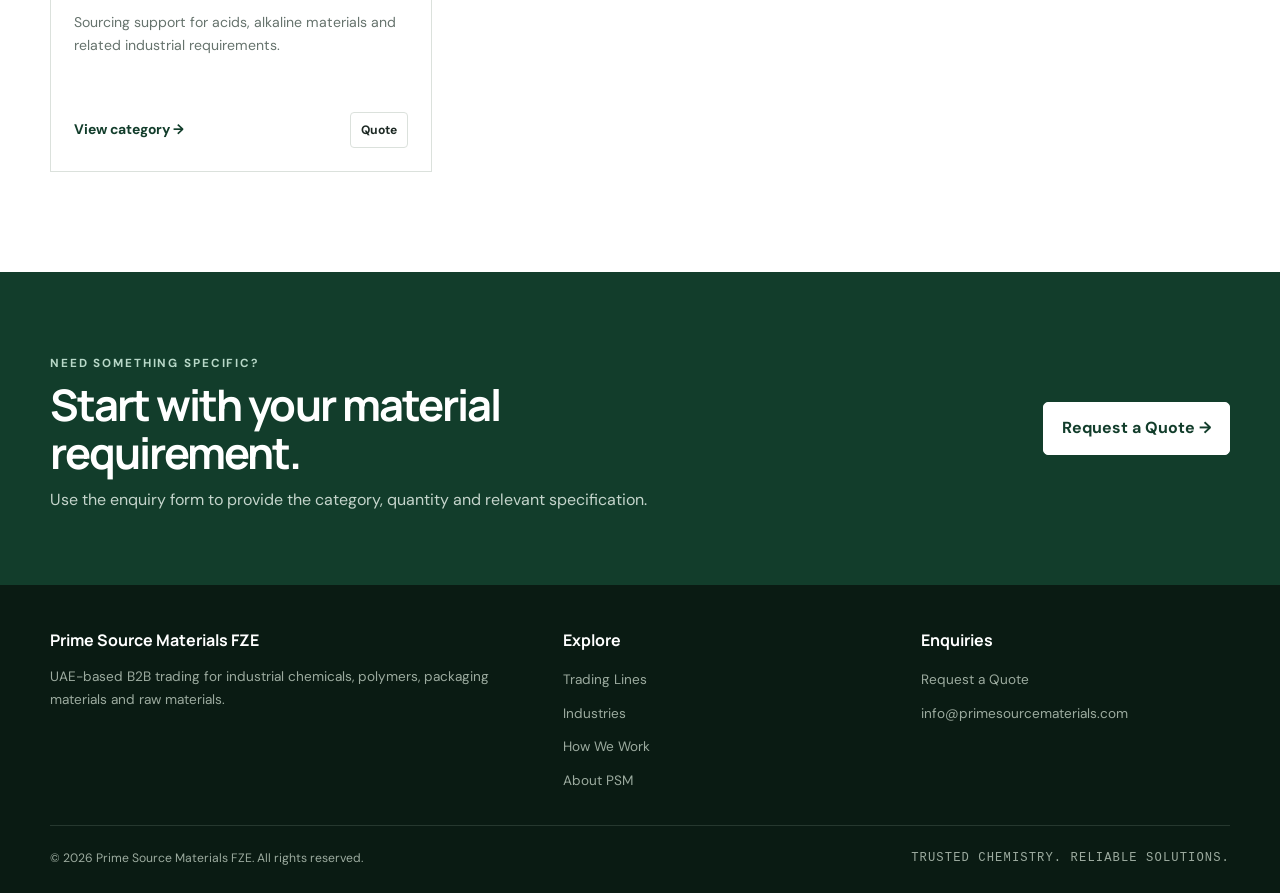
<file: products.html>
<!doctype html>
<html lang="en">
<head>
<meta charset="utf-8"><meta name="viewport" content="width=device-width,initial-scale=1">
<title>Trading Lines | Prime Source Materials FZE</title><meta name="description" content="Explore the ten supplied trading categories of Prime Source Materials FZE.">
<link rel="stylesheet" href="style1.css">
</head>
<body>
<header class="site-header">
  <div class="wrap navbar">
    <a class="brand" href="index.html" aria-label="Prime Source Materials FZE home">
      <span class="logo-mark">PSM</span>
      <span><span class="brand-name">Prime Source Materials</span><span class="brand-sub">FZE · UAE</span></span>
    </a>
    <button class="menu-toggle" aria-label="Open navigation" aria-expanded="false">☰</button>
    <nav class="site-nav" aria-label="Main navigation">
      <ul>
        <li><a data-page="index.html" href="index.html">Home</a></li>
        <li><a data-page="products.html" href="products.html">Products</a></li>
        <li><a data-page="industries.html" href="industries.html">Industries</a></li>
        <li><a data-page="process.html" href="process.html">How We Work</a></li>
        <li><a data-page="about.html" href="about.html">About</a></li>
      </ul>
    </nav>
    <a class="nav-cta" href="quote.html">Request a Quote</a>
  </div>
</header>
<main><section class="page-hero"><div class="wrap"><div class="breadcrumb"><a href="index.html">Home</a> / Products</div><p class="eyebrow">Product catalogue</p><h1>Trading lines, clearly defined.</h1><p>Browse the ten supplied company trading categories. Select a category to see its activity code, sourcing approach and enquiry pathway.</p></div></section>
<section class="section"><div class="wrap"><div class="search-wrap"><span>⌕</span><input id="product-search" type="search" placeholder="Search trading lines or activity codes…" aria-label="Search trading lines"></div><div id="result-count"></div><div class="category-grid" id="category-grid">
<article class="category-card" data-search="industrial solvents industrial solvent sourcing for process, formulation and cleaning requirements. 514904">
  <div class="card-top"><span class="index-mark">01</span><span class="activity-code">514904</span></div>
  <h3>Industrial Solvents</h3>
  <p>Industrial solvent sourcing for process, formulation and cleaning requirements.</p>
  <div class="card-actions">
    <a class="text-link" href="product.html?cat=industrial-solvents">View category <span>→</span></a>
    <a class="mini-quote" href="quote.html?cat=industrial-solvents" aria-label="Request a quote for Industrial Solvents">Quote</a>
  </div>
</article>
<article class="category-card" data-search="plastic & nylon raw materials polymer and nylon raw-material sourcing aligned to customer specifications. 514909">
  <div class="card-top"><span class="index-mark">02</span><span class="activity-code">514909</span></div>
  <h3>Plastic & Nylon Raw Materials</h3>
  <p>Polymer and nylon raw-material sourcing aligned to customer specifications.</p>
  <div class="card-actions">
    <a class="text-link" href="product.html?cat=plastic-nylon">View category <span>→</span></a>
    <a class="mini-quote" href="quote.html?cat=plastic-nylon" aria-label="Request a quote for Plastic & Nylon Raw Materials">Quote</a>
  </div>
</article>
<article class="category-card" data-search="adhesives industrial adhesive sourcing for manufacturing and bonding requirements. 514917">
  <div class="card-top"><span class="index-mark">03</span><span class="activity-code">514917</span></div>
  <h3>Adhesives</h3>
  <p>Industrial adhesive sourcing for manufacturing and bonding requirements.</p>
  <div class="card-actions">
    <a class="text-link" href="product.html?cat=adhesives">View category <span>→</span></a>
    <a class="mini-quote" href="quote.html?cat=adhesives" aria-label="Request a quote for Adhesives">Quote</a>
  </div>
</article>
<article class="category-card" data-search="waste plastic sourcing support for waste-plastic and recycling-material requirements. 514921">
  <div class="card-top"><span class="index-mark">04</span><span class="activity-code">514921</span></div>
  <h3>Waste Plastic</h3>
  <p>Sourcing support for waste-plastic and recycling-material requirements.</p>
  <div class="card-actions">
    <a class="text-link" href="product.html?cat=waste-plastic">View category <span>→</span></a>
    <a class="mini-quote" href="quote.html?cat=waste-plastic" aria-label="Request a quote for Waste Plastic">Quote</a>
  </div>
</article>
<article class="category-card" data-search="basic industrial chemicals general industrial chemical sourcing against defined specifications. 514923">
  <div class="card-top"><span class="index-mark">05</span><span class="activity-code">514923</span></div>
  <h3>Basic Industrial Chemicals</h3>
  <p>General industrial chemical sourcing against defined specifications.</p>
  <div class="card-actions">
    <a class="text-link" href="product.html?cat=basic-industrial-chemicals">View category <span>→</span></a>
    <a class="mini-quote" href="quote.html?cat=basic-industrial-chemicals" aria-label="Request a quote for Basic Industrial Chemicals">Quote</a>
  </div>
</article>
<article class="category-card" data-search="construction chemicals construction-chemical sourcing for building and infrastructure-related requirements. 514924">
  <div class="card-top"><span class="index-mark">06</span><span class="activity-code">514924</span></div>
  <h3>Construction Chemicals</h3>
  <p>Construction-chemical sourcing for building and infrastructure-related requirements.</p>
  <div class="card-actions">
    <a class="text-link" href="product.html?cat=construction-chemicals">View category <span>→</span></a>
    <a class="mini-quote" href="quote.html?cat=construction-chemicals" aria-label="Request a quote for Construction Chemicals">Quote</a>
  </div>
</article>
<article class="category-card" data-search="packing & packaging materials industrial packing and packaging-material sourcing for supply-chain needs. 514929">
  <div class="card-top"><span class="index-mark">07</span><span class="activity-code">514929</span></div>
  <h3>Packing & Packaging Materials</h3>
  <p>Industrial packing and packaging-material sourcing for supply-chain needs.</p>
  <div class="card-actions">
    <a class="text-link" href="product.html?cat=packaging-materials">View category <span>→</span></a>
    <a class="mini-quote" href="quote.html?cat=packaging-materials" aria-label="Request a quote for Packing & Packaging Materials">Quote</a>
  </div>
</article>
<article class="category-card" data-search="raw materials specification-led sourcing for general industrial raw-material requirements. 514939">
  <div class="card-top"><span class="index-mark">08</span><span class="activity-code">514939</span></div>
  <h3>Raw Materials</h3>
  <p>Specification-led sourcing for general industrial raw-material requirements.</p>
  <div class="card-actions">
    <a class="text-link" href="product.html?cat=raw-materials">View category <span>→</span></a>
    <a class="mini-quote" href="quote.html?cat=raw-materials" aria-label="Request a quote for Raw Materials">Quote</a>
  </div>
</article>
<article class="category-card" data-search="petrochemicals petrochemical sourcing support for industrial and manufacturing requirements. 514942">
  <div class="card-top"><span class="index-mark">09</span><span class="activity-code">514942</span></div>
  <h3>Petrochemicals</h3>
  <p>Petrochemical sourcing support for industrial and manufacturing requirements.</p>
  <div class="card-actions">
    <a class="text-link" href="product.html?cat=petrochemicals">View category <span>→</span></a>
    <a class="mini-quote" href="quote.html?cat=petrochemicals" aria-label="Request a quote for Petrochemicals">Quote</a>
  </div>
</article>
<article class="category-card" data-search="acids & alkaline sourcing support for acids, alkaline materials and related industrial requirements. 514908">
  <div class="card-top"><span class="index-mark">10</span><span class="activity-code">514908</span></div>
  <h3>Acids & Alkaline</h3>
  <p>Sourcing support for acids, alkaline materials and related industrial requirements.</p>
  <div class="card-actions">
    <a class="text-link" href="product.html?cat=acids-alkaline">View category <span>→</span></a>
    <a class="mini-quote" href="quote.html?cat=acids-alkaline" aria-label="Request a quote for Acids & Alkaline">Quote</a>
  </div>
</article>
</div></div></section>
<section class="cta"><div class="wrap cta-inner"><div><p class="eyebrow" style="color:#b8d8c8">Need something specific?</p><h2>Start with your material requirement.</h2><p>Use the enquiry form to provide the category, quantity and relevant specification.</p></div><a class="btn-primary" href="quote.html">Request a Quote →</a></div></section></main>
<footer class="footer">
  <div class="wrap">
    <div class="footer-grid">
      <div><h3>Prime Source Materials FZE</h3><p>UAE-based B2B trading for industrial chemicals, polymers, packaging materials and raw materials.</p></div>
      <div><h3>Explore</h3><ul class="footer-links"><li><a href="products.html">Trading Lines</a></li><li><a href="industries.html">Industries</a></li><li><a href="process.html">How We Work</a></li><li><a href="about.html">About PSM</a></li></ul></div>
      <div><h3>Enquiries</h3><ul class="footer-links"><li><a href="quote.html">Request a Quote</a></li><li><a href="mailto:info@primesourcematerials.com">info@primesourcematerials.com</a></li></ul></div>
    </div>
    <div class="footer-bottom"><span>© <span id="year">2026</span> Prime Source Materials FZE. All rights reserved.</span><span class="footer-tag">Trusted Chemistry. Reliable Solutions.</span></div>
  </div>
</footer>
<script src="java.js"></script>
</body></html>
</file>
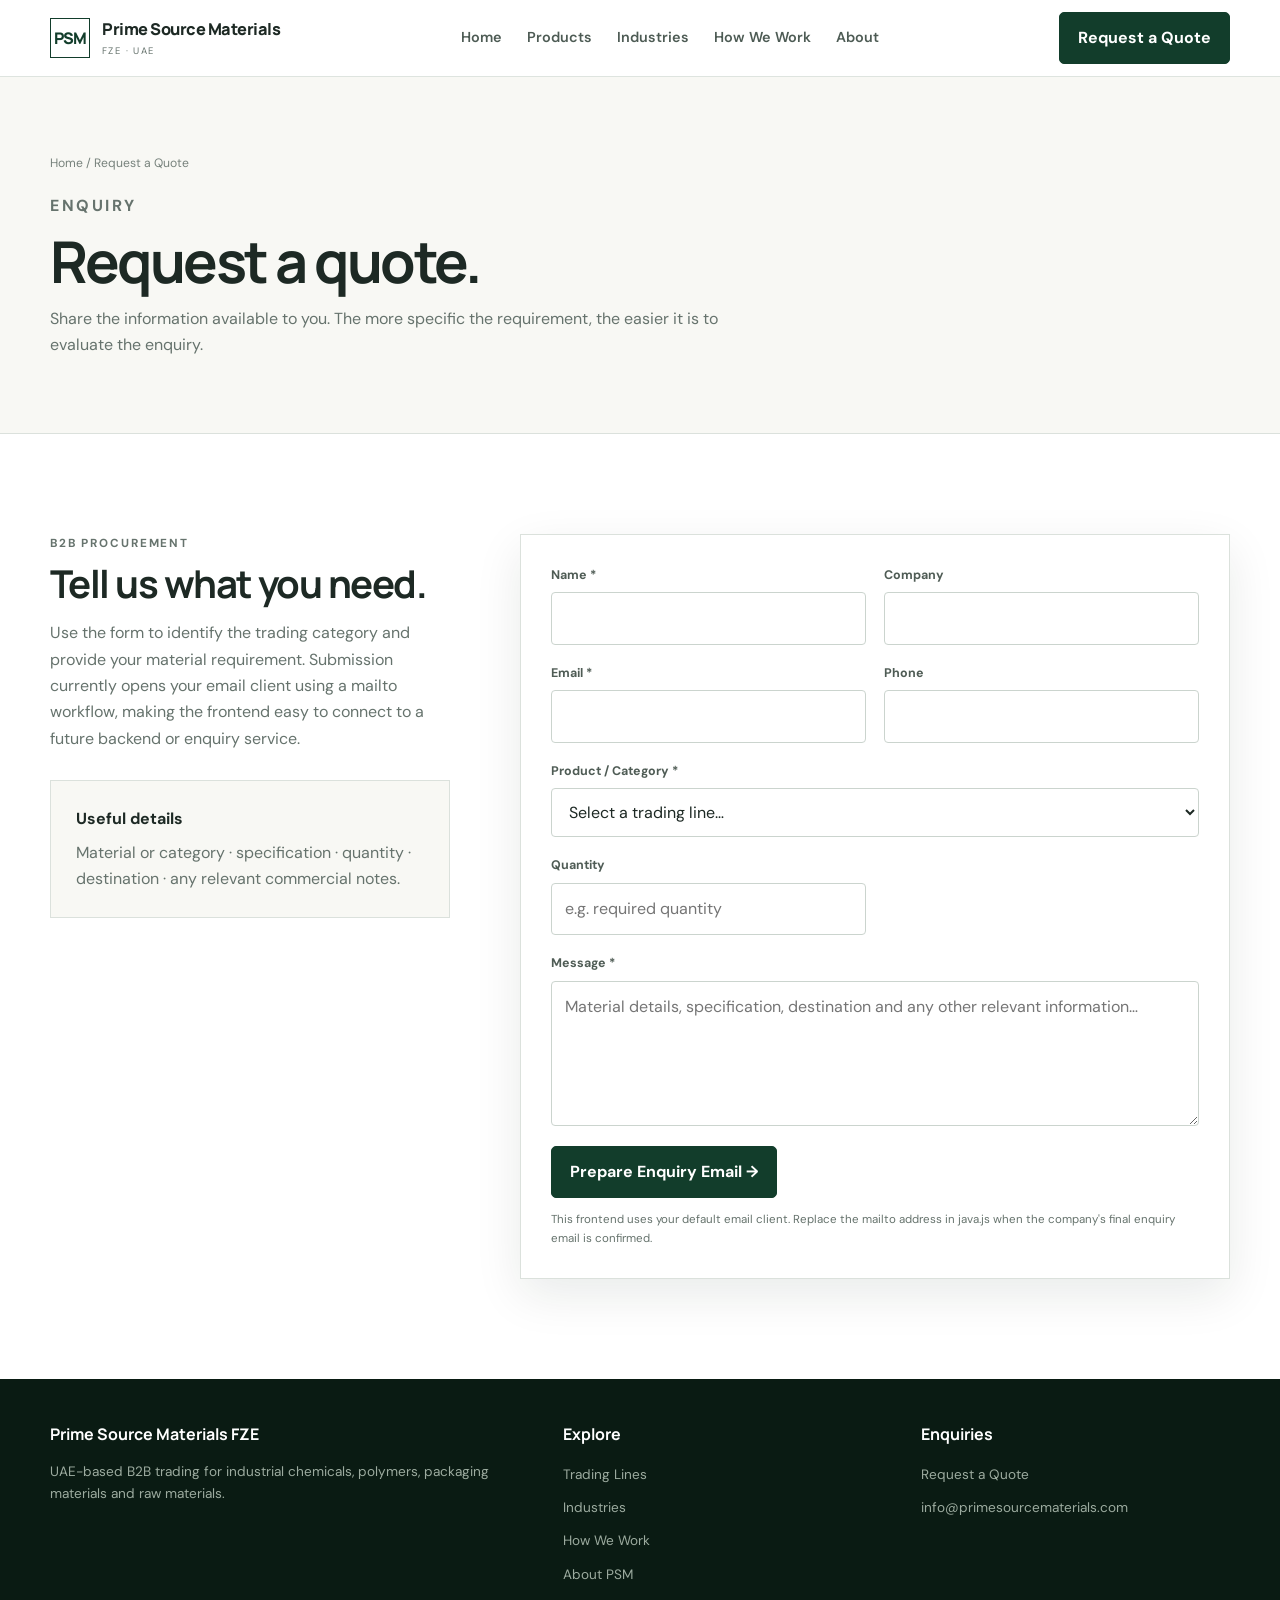
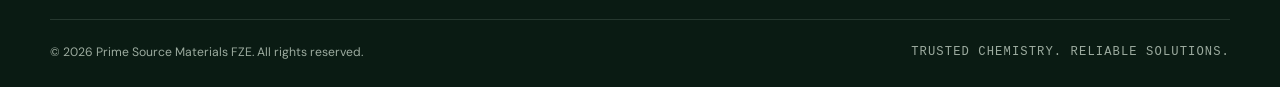
<file: quote.html>
<!doctype html>
<html lang="en">
<head>
<meta charset="utf-8"><meta name="viewport" content="width=device-width,initial-scale=1">
<title>Request a Quote | Prime Source Materials FZE</title><meta name="description" content="Submit a B2B materials enquiry to Prime Source Materials FZE.">
<link rel="stylesheet" href="style1.css">
</head>
<body>
<header class="site-header">
  <div class="wrap navbar">
    <a class="brand" href="index.html" aria-label="Prime Source Materials FZE home">
      <span class="logo-mark">PSM</span>
      <span><span class="brand-name">Prime Source Materials</span><span class="brand-sub">FZE · UAE</span></span>
    </a>
    <button class="menu-toggle" aria-label="Open navigation" aria-expanded="false">☰</button>
    <nav class="site-nav" aria-label="Main navigation">
      <ul>
        <li><a data-page="index.html" href="index.html">Home</a></li>
        <li><a data-page="products.html" href="products.html">Products</a></li>
        <li><a data-page="industries.html" href="industries.html">Industries</a></li>
        <li><a data-page="process.html" href="process.html">How We Work</a></li>
        <li><a data-page="about.html" href="about.html">About</a></li>
      </ul>
    </nav>
    <a class="nav-cta" href="quote.html">Request a Quote</a>
  </div>
</header>
<main><section class="page-hero"><div class="wrap"><div class="breadcrumb"><a href="index.html">Home</a> / Request a Quote</div><p class="eyebrow">Enquiry</p><h1>Request a quote.</h1><p>Share the information available to you. The more specific the requirement, the easier it is to evaluate the enquiry.</p></div></section>
<section class="section"><div class="wrap quote-layout">
  <div class="quote-info"><p class="eyebrow">B2B procurement</p><h2>Tell us what you need.</h2><p>Use the form to identify the trading category and provide your material requirement. Submission currently opens your email client using a mailto workflow, making the frontend easy to connect to a future backend or enquiry service.</p><div class="notice" style="margin-top:28px"><strong>Useful details</strong><p style="margin-top:7px;color:#66736d">Material or category · specification · quantity · destination · any relevant commercial notes.</p></div></div>
  <div class="form-card"><form id="quote-form">
    <div class="form-grid">
      <div class="field"><label for="name">Name *</label><input id="name" name="name" autocomplete="name" required></div>
      <div class="field"><label for="company">Company</label><input id="company" name="company" autocomplete="organization"></div>
      <div class="field"><label for="email">Email *</label><input id="email" name="email" type="email" autocomplete="email" required></div>
      <div class="field"><label for="phone">Phone</label><input id="phone" name="phone" type="tel" autocomplete="tel"></div>
      <div class="field full"><label for="category">Product / Category *</label><select id="category" name="category" required><option value="">Select a trading line…</option></select></div>
      <div class="field"><label for="quantity">Quantity</label><input id="quantity" name="quantity" placeholder="e.g. required quantity"></div>
      <div class="field full"><label for="message">Message *</label><textarea id="message" name="message" placeholder="Material details, specification, destination and any other relevant information…" required></textarea></div>
    </div>
    <button class="btn-primary" type="submit" style="margin-top:20px;cursor:pointer">Prepare Enquiry Email →</button>
    <p class="form-note">This frontend uses your default email client. Replace the mailto address in java.js when the company's final enquiry email is confirmed.</p>
  </form></div>
</div></section></main>
<footer class="footer">
  <div class="wrap">
    <div class="footer-grid">
      <div><h3>Prime Source Materials FZE</h3><p>UAE-based B2B trading for industrial chemicals, polymers, packaging materials and raw materials.</p></div>
      <div><h3>Explore</h3><ul class="footer-links"><li><a href="products.html">Trading Lines</a></li><li><a href="industries.html">Industries</a></li><li><a href="process.html">How We Work</a></li><li><a href="about.html">About PSM</a></li></ul></div>
      <div><h3>Enquiries</h3><ul class="footer-links"><li><a href="quote.html">Request a Quote</a></li><li><a href="mailto:info@primesourcematerials.com">info@primesourcematerials.com</a></li></ul></div>
    </div>
    <div class="footer-bottom"><span>© <span id="year">2026</span> Prime Source Materials FZE. All rights reserved.</span><span class="footer-tag">Trusted Chemistry. Reliable Solutions.</span></div>
  </div>
</footer>
<script src="java.js"></script>
</body></html>
</file>
<file: style1.css>
@import url('https://fonts.googleapis.com/css2?family=DM+Sans:wght@400;500;600;700&family=Manrope:wght@600;700;800&display=swap');

:root{
  --forest:#123d2b; --forest-2:#1b5a3e; --forest-3:#2d7b57;
  --ink:#1d2924; --muted:#66736d; --paper:#f8f8f4; --soft:#eef1ed;
  --line:#dbe1dc; --white:#fff; --dark:#0d241a;
  --display:"Manrope",sans-serif; --body:"DM Sans",sans-serif;
  --shadow:0 16px 45px rgba(13,36,26,.09);
}
*{box-sizing:border-box;margin:0;padding:0}
html{scroll-behavior:smooth}
body{font-family:var(--body);color:var(--ink);background:var(--white);line-height:1.65}
a{color:inherit;text-decoration:none}
button,input,textarea,select{font:inherit}
button,a,input,textarea,select{outline-color:var(--forest-3)}
.wrap{width:min(1180px,calc(100% - 44px));margin:auto}
.site-header{position:sticky;top:0;z-index:100;background:rgba(255,255,255,.94);backdrop-filter:blur(14px);border-bottom:1px solid rgba(219,225,220,.9)}
.navbar{height:76px;display:flex;align-items:center;justify-content:space-between;gap:24px}
.brand{display:flex;align-items:center;gap:12px;min-width:max-content}
.logo-mark{width:40px;height:40px;border:1px solid var(--forest);display:grid;place-items:center;color:var(--forest);font-family:var(--display);font-weight:800;letter-spacing:-.08em}
.brand-name{font-family:var(--display);font-weight:800;letter-spacing:-.03em;font-size:1.02rem}
.brand-sub{display:block;font-size:.59rem;letter-spacing:.15em;color:var(--muted);margin-top:1px}
.site-nav ul{display:flex;align-items:center;gap:25px;list-style:none;font-size:.9rem;font-weight:600}
.site-nav a{position:relative;padding:28px 0;color:#4d5b54;transition:.2s}
.site-nav a:hover,.site-nav a.active{color:var(--forest)}
.site-nav a.active:after{content:"";position:absolute;left:0;right:0;bottom:18px;height:2px;background:var(--forest)}
.nav-cta,.btn-primary{display:inline-flex;align-items:center;justify-content:center;background:var(--forest);color:#fff;border:1px solid var(--forest);padding:12px 18px;border-radius:5px;font-weight:700;transition:.22s}
.nav-cta:hover,.btn-primary:hover{background:var(--forest-2);transform:translateY(-1px)}
.menu-toggle{display:none;background:none;border:0;font-size:1.6rem;color:var(--forest);cursor:pointer}

.hero{background:var(--paper);position:relative;overflow:hidden;border-bottom:1px solid var(--line)}
.hero:after{content:"";position:absolute;width:480px;height:480px;border:1px solid #d7ded8;border-radius:50%;right:-150px;top:-170px;box-shadow:0 0 0 70px rgba(219,225,220,.25),0 0 0 140px rgba(219,225,220,.15)}
.hero-inner{min-height:600px;display:grid;grid-template-columns:1.15fr .85fr;align-items:center;gap:60px;padding:88px 0 95px;position:relative;z-index:2}
.kicker,.eyebrow{font-size:.73rem;letter-spacing:.16em;text-transform:uppercase;font-weight:700;color:var(--forest-2)}
.hero h1{font-family:var(--display);font-size:clamp(2.65rem,5vw,5rem);line-height:1.02;letter-spacing:-.055em;max-width:760px;margin:18px 0 22px}
.hero h1 span{color:var(--forest-2)}
.hero-lead{font-size:1.08rem;color:#58665f;max-width:650px}
.hero-actions{display:flex;gap:12px;flex-wrap:wrap;margin-top:31px}
.btn-secondary{display:inline-flex;align-items:center;justify-content:center;padding:12px 18px;border:1px solid #bfc9c2;border-radius:5px;font-weight:700;background:#fff;transition:.2s}
.btn-secondary:hover{border-color:var(--forest);color:var(--forest)}
.hero-visual{min-height:350px;border:1px solid var(--line);background:linear-gradient(135deg,#e8ece8,#f8f8f4);display:flex;align-items:flex-end;padding:24px;position:relative;box-shadow:var(--shadow)}
.visual-grid{position:absolute;inset:0;background-image:linear-gradient(#cfd8d1 1px,transparent 1px),linear-gradient(90deg,#cfd8d1 1px,transparent 1px);background-size:48px 48px;opacity:.38}
.visual-panel{position:relative;background:rgba(255,255,255,.9);border:1px solid var(--line);padding:20px;width:100%;backdrop-filter:blur(5px)}
.visual-panel strong{display:block;font-family:var(--display);font-size:1.35rem}
.visual-panel span{color:var(--muted);font-size:.86rem}
.hero-code{font-family:monospace;color:var(--forest);font-size:.72rem;letter-spacing:.1em;text-transform:uppercase;margin-bottom:7px}

.section{padding:100px 0}
.section-soft{background:var(--paper)}
.section-dark{background:var(--dark);color:#fff}
.section-head{max-width:720px;margin-bottom:48px}
.section-head h2,.split h2,.cta h2{font-family:var(--display);font-size:clamp(2rem,3.4vw,3rem);line-height:1.1;letter-spacing:-.045em;margin:12px 0 15px}
.section-head p,.split p{color:var(--muted)}
.section-dark .section-head p,.section-dark .split p{color:#aab8b0}
.split{display:grid;grid-template-columns:1fr 1fr;gap:75px;align-items:start}
.split h2{margin-top:0}
.feature-list{list-style:none;display:grid;gap:0;border-top:1px solid #35473d}
.feature-list li{padding:17px 0;border-bottom:1px solid #35473d;display:flex;gap:16px}
.feature-list b{font-family:var(--display);font-size:1rem}
.feature-list span{color:#aab8b0;font-size:.9rem}
.category-grid{display:grid;grid-template-columns:repeat(3,1fr);gap:17px}
.category-card{border:1px solid var(--line);padding:23px;background:#fff;min-height:265px;display:flex;flex-direction:column;transition:.22s}
.category-card:hover{transform:translateY(-5px);box-shadow:var(--shadow);border-color:#aab8b0}
.card-top{display:flex;justify-content:space-between;align-items:center;margin-bottom:25px}
.index-mark{font-family:var(--display);font-weight:800;color:var(--forest);font-size:.8rem}
.activity-code{font-family:monospace;font-size:.68rem;color:#748078;letter-spacing:.08em}
.category-card h3{font-family:var(--display);font-size:1.25rem;line-height:1.2;letter-spacing:-.025em}
.category-card p{font-size:.88rem;color:var(--muted);margin-top:10px}
.card-actions{margin-top:auto;padding-top:22px;display:flex;align-items:center;justify-content:space-between}
.text-link{font-weight:700;color:var(--forest);font-size:.87rem}
.text-link span{display:inline-block;transition:.2s}
.text-link:hover span{transform:translateX(4px)}
.mini-quote{font-size:.76rem;font-weight:700;border:1px solid var(--line);padding:7px 10px;border-radius:4px}
.mini-quote:hover{border-color:var(--forest);color:var(--forest)}

.pill-grid{display:flex;flex-wrap:wrap;gap:9px;margin-top:25px}
.pill{border:1px solid var(--line);padding:9px 14px;background:#fff;border-radius:100px;font-size:.83rem;color:#4f5d56}
.cta{background:var(--forest);color:#fff;padding:72px 0}
.cta-inner{display:flex;align-items:center;justify-content:space-between;gap:35px}
.cta h2{margin:8px 0 0;max-width:700px}
.cta p{color:#c5d5cc;max-width:650px;margin-top:10px}
.cta .btn-primary{background:#fff;color:var(--forest);border-color:#fff}
.cta .btn-primary:hover{background:#f2f5f2}
.footer{background:#0a1b13;color:#9cab9f;padding:42px 0 25px}
.footer-grid{display:grid;grid-template-columns:1.5fr 1fr 1fr;gap:50px;padding-bottom:32px;border-bottom:1px solid #26382f}
.footer h3{font-family:var(--display);color:#fff;font-size:1rem;margin-bottom:13px}
.footer p,.footer a{font-size:.85rem}
.footer a:hover{color:#fff}
.footer-links{list-style:none;display:grid;gap:7px}
.footer-bottom{display:flex;justify-content:space-between;gap:20px;padding-top:22px;font-size:.76rem}
.footer-tag{font-family:monospace;letter-spacing:.09em;text-transform:uppercase}

.page-hero{background:var(--paper);padding:76px 0 74px;border-bottom:1px solid var(--line)}
.page-hero h1{font-family:var(--display);font-size:clamp(2.3rem,4.5vw,4rem);line-height:1.05;letter-spacing:-.05em;margin:12px 0 14px}
.page-hero p{max-width:720px;color:var(--muted);font-size:1rem}
.breadcrumb{font-size:.76rem;color:#77827c;margin-bottom:20px}
.breadcrumb a:hover{color:var(--forest)}
.search-wrap{display:flex;align-items:center;border:1px solid var(--line);background:#fff;max-width:650px;margin:0 0 30px;padding:0 15px}
.search-wrap span{color:#7c8781}
.search-wrap input{border:0;outline:0;padding:15px 10px;width:100%;background:transparent}
#result-count{font-size:.78rem;color:var(--muted);margin-bottom:18px}
.category-card[hidden]{display:none}

.product-layout{display:grid;grid-template-columns:.85fr 1.15fr;gap:80px}
.product-aside{border-left:3px solid var(--forest);padding-left:24px;height:max-content}
.code-large{font-family:monospace;color:var(--forest);font-size:.78rem;letter-spacing:.08em}
.product-aside h2{font-family:var(--display);font-size:clamp(2rem,4vw,3.3rem);line-height:1.05;letter-spacing:-.05em;margin:13px 0}
.product-body h2{font-family:var(--display);font-size:1.5rem;margin-bottom:12px}
.product-body p{color:var(--muted);margin-bottom:30px}
.application-list{list-style:none;border-top:1px solid var(--line);margin-bottom:32px}
.application-list li{padding:13px 0;border-bottom:1px solid var(--line);font-weight:600;font-size:.9rem}
.application-list li:before{content:"↗";color:var(--forest);margin-right:12px}
.related-grid{display:grid;grid-template-columns:repeat(3,1fr);gap:14px}
.related-card{border:1px solid var(--line);padding:18px;background:#fff;display:grid;gap:6px;transition:.2s}
.related-card:hover{border-color:var(--forest);transform:translateY(-3px)}
.related-card span{font-family:monospace;font-size:.7rem;color:var(--forest)}
.related-card strong{font-family:var(--display);line-height:1.2}
.related-card small{color:var(--muted);font-family:monospace}
.notice{padding:25px;border:1px solid var(--line);background:var(--paper)}

.process-grid{display:grid;grid-template-columns:repeat(5,1fr);gap:0}
.process-step{padding:0 22px 0 0;border-top:2px solid var(--forest);margin-right:18px}
.process-step .num{font-family:monospace;color:var(--forest);font-size:.75rem;display:block;margin:15px 0 25px}
.process-step h3{font-family:var(--display);font-size:1.05rem;margin-bottom:8px}
.process-step p{color:var(--muted);font-size:.84rem}

.quote-layout{display:grid;grid-template-columns:.72fr 1.28fr;gap:70px}
.quote-info h2{font-family:var(--display);font-size:2.4rem;line-height:1.1;letter-spacing:-.04em;margin:10px 0 15px}
.quote-info p{color:var(--muted)}
.form-card{border:1px solid var(--line);padding:30px;background:#fff;box-shadow:var(--shadow)}
.form-grid{display:grid;grid-template-columns:1fr 1fr;gap:18px}
.field{display:grid;gap:7px}
.field.full{grid-column:1/-1}
.field label{font-size:.78rem;font-weight:700;color:#4f5c55}
.field input,.field textarea,.field select{width:100%;border:1px solid #cbd4ce;border-radius:4px;padding:12px 13px;background:#fff;color:var(--ink);transition:.2s}
.field input:focus,.field textarea:focus,.field select:focus{border-color:var(--forest);box-shadow:0 0 0 3px rgba(45,123,87,.1);outline:0}
.field textarea{min-height:145px;resize:vertical}
.form-note{font-size:.72rem;color:var(--muted);margin-top:12px}
.no-js{padding:20px;background:#fff3cd}

.reveal{opacity:0;transform:translateY(16px);transition:opacity .6s ease,transform .6s ease}
.reveal.visible{opacity:1;transform:none}
@media(prefers-reduced-motion:reduce){html{scroll-behavior:auto}.reveal{opacity:1;transform:none;transition:none}.category-card,.related-card{transition:none}}
@media(max-width:1000px){
  .site-nav ul{gap:15px}.site-nav a{font-size:.82rem}
  .category-grid{grid-template-columns:repeat(2,1fr)}
  .process-grid{grid-template-columns:repeat(2,1fr);gap:35px}.process-step{margin:0}
}
@media(max-width:800px){
  .wrap{width:min(100% - 30px,680px)}
  .navbar{height:68px}.menu-toggle{display:block}.nav-cta{display:none}
  .site-nav{position:absolute;top:68px;left:0;right:0;background:#fff;border-bottom:1px solid var(--line);display:none}
  .site-nav.open{display:block}.site-nav ul{display:grid;gap:0;padding:8px 15px}
  .site-nav a{display:block;padding:13px 4px}.site-nav a.active:after{display:none}
  .hero-inner,.split,.product-layout,.quote-layout{grid-template-columns:1fr;gap:45px}
  .hero-inner{padding:65px 0 75px;min-height:auto}.hero-visual{min-height:250px}
  .category-grid{grid-template-columns:1fr}.section{padding:72px 0}
  .cta-inner{display:grid}.footer-grid{grid-template-columns:1fr 1fr}
  .related-grid{grid-template-columns:1fr}
}
@media(max-width:540px){
  .brand-sub{display:none}.hero h1{font-size:2.55rem}
  .hero-actions{display:grid}.hero-actions a{width:100%}
  .form-grid{grid-template-columns:1fr}.field.full{grid-column:auto}
  .process-grid{grid-template-columns:1fr}.footer-grid{grid-template-columns:1fr}.footer-bottom{display:grid}
}
</file>
